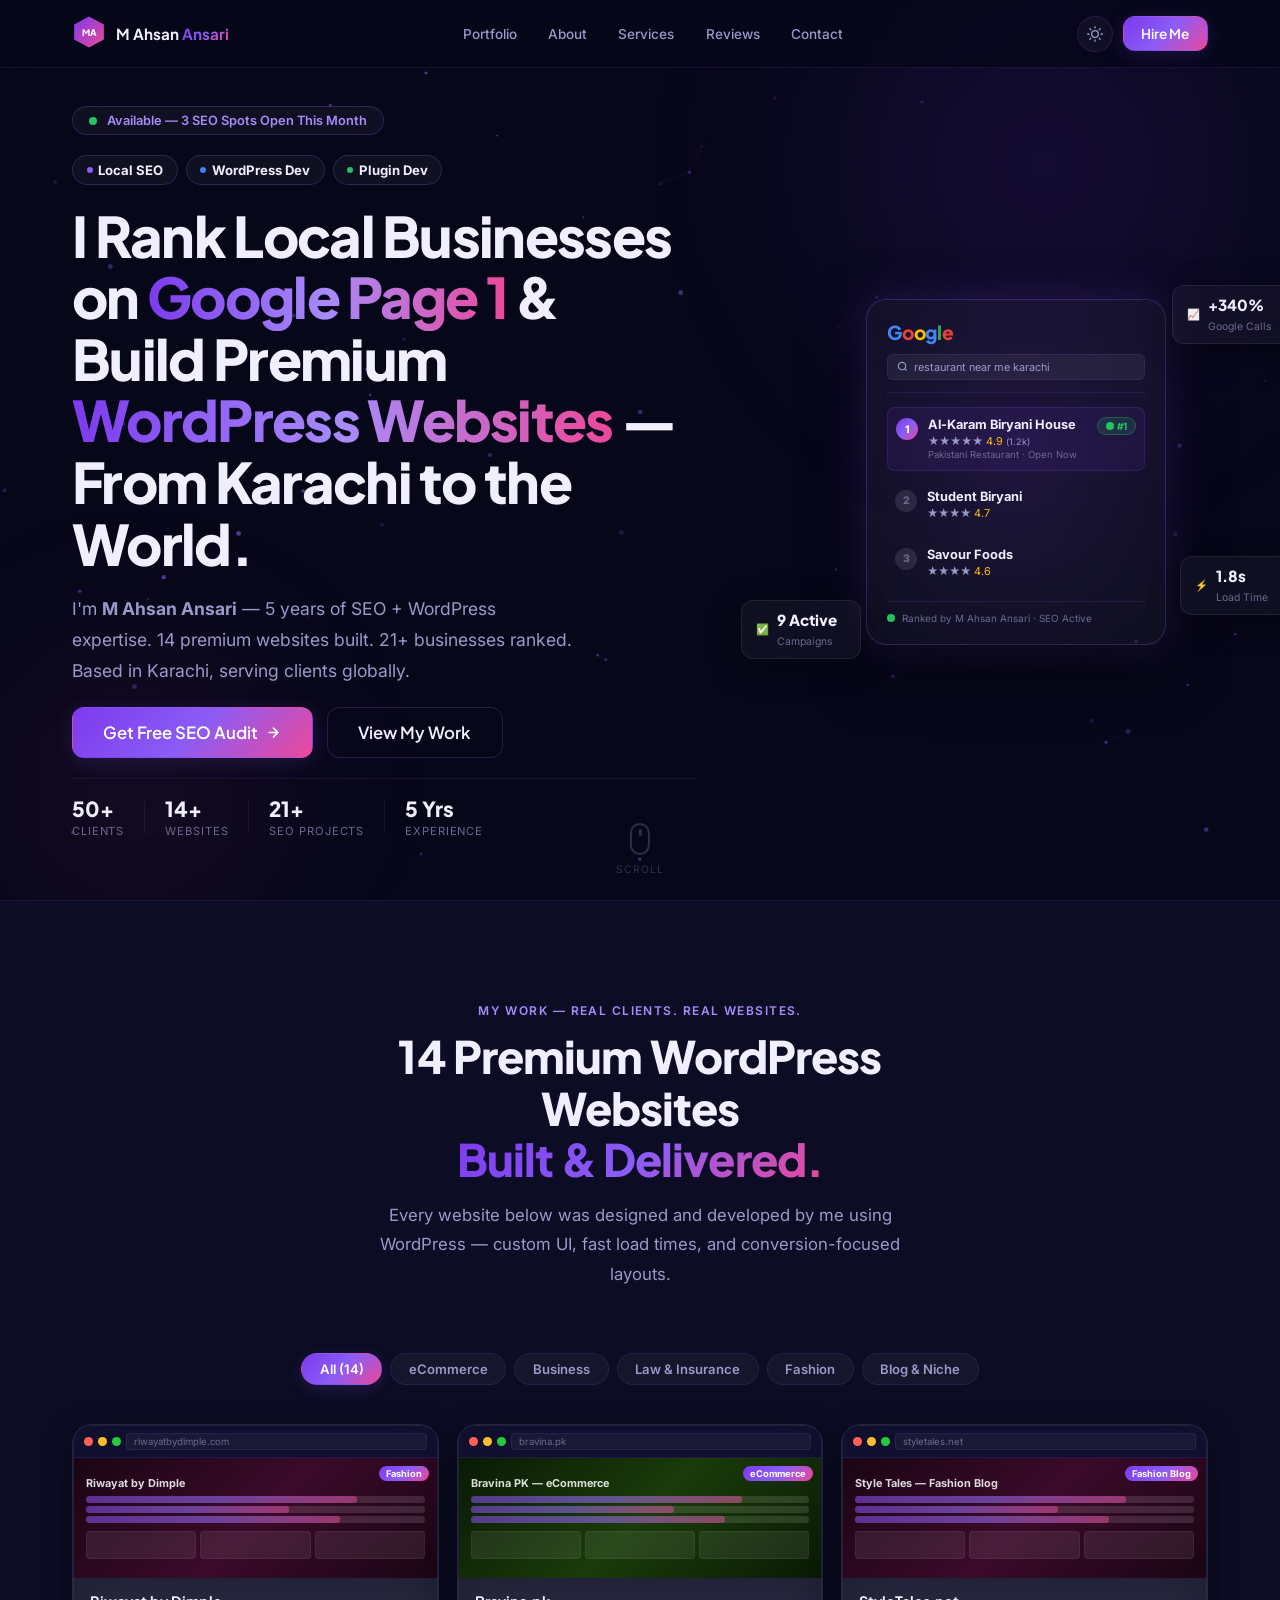
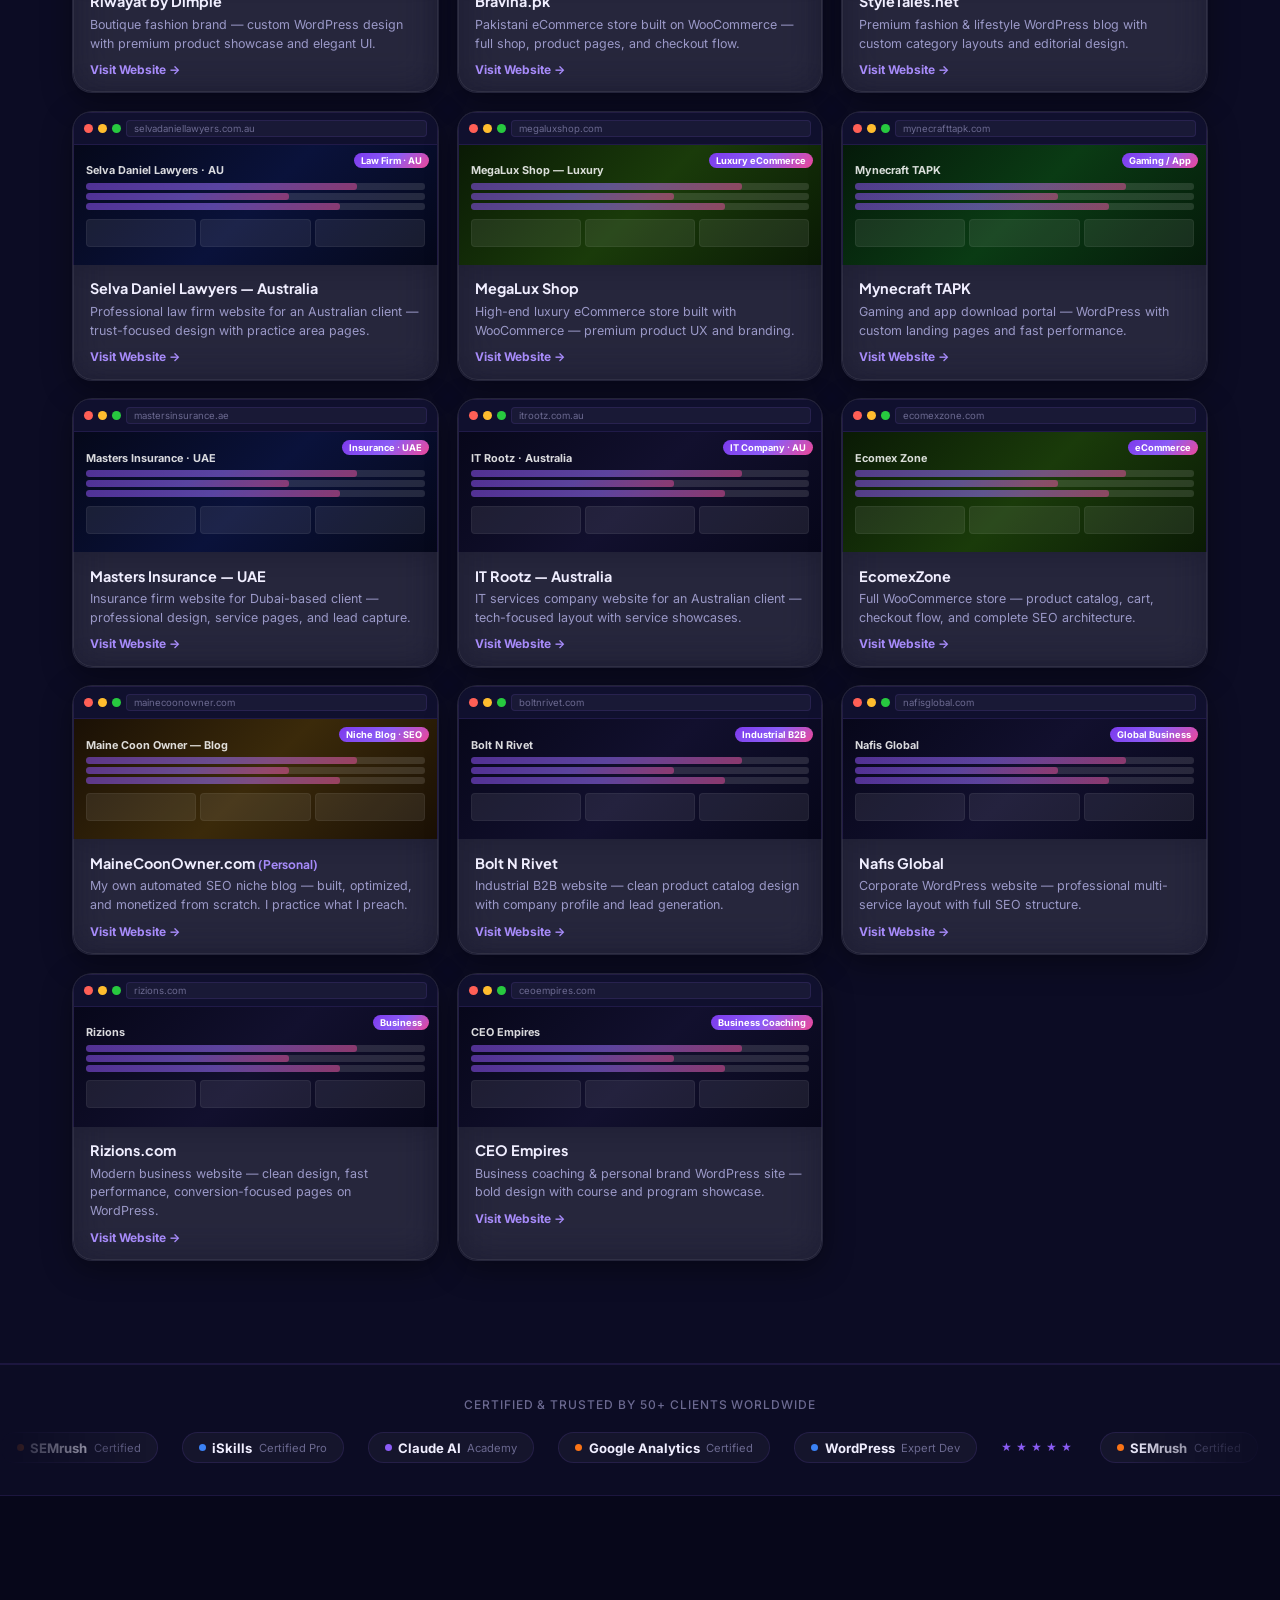
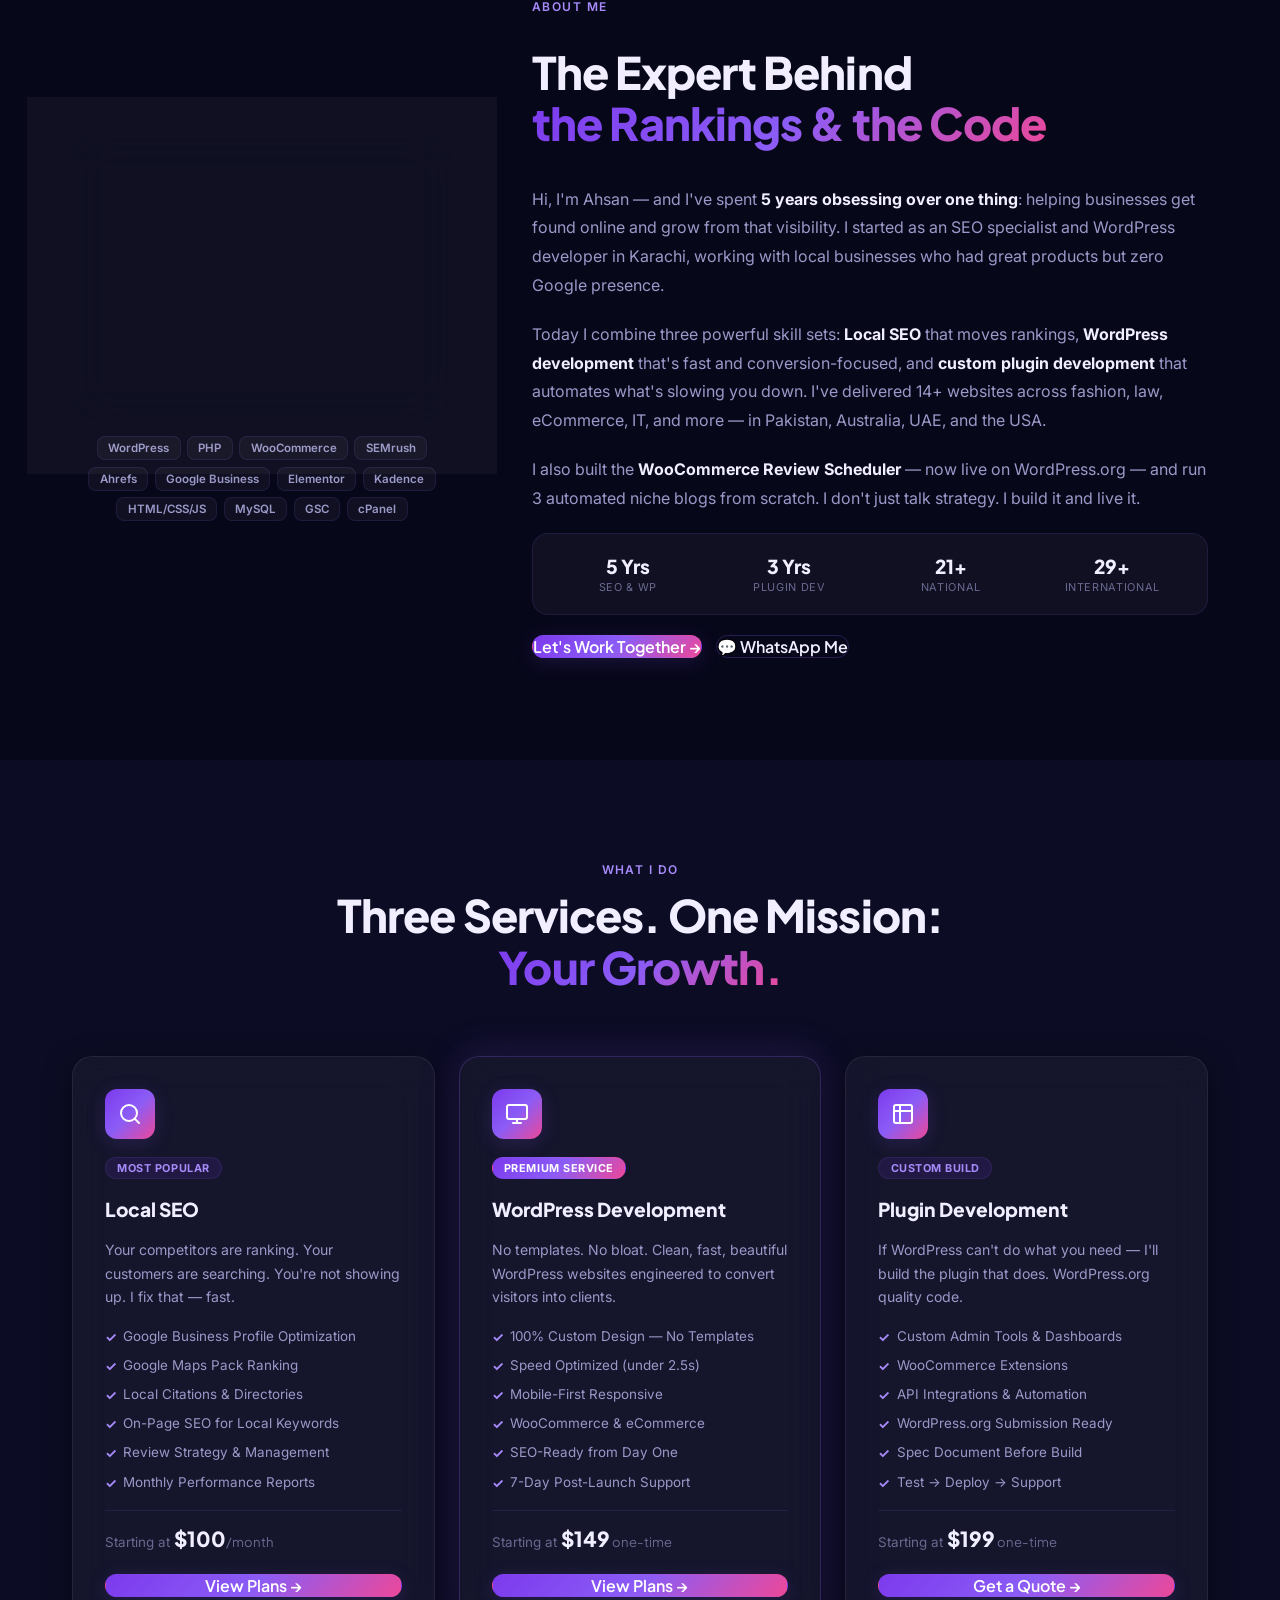
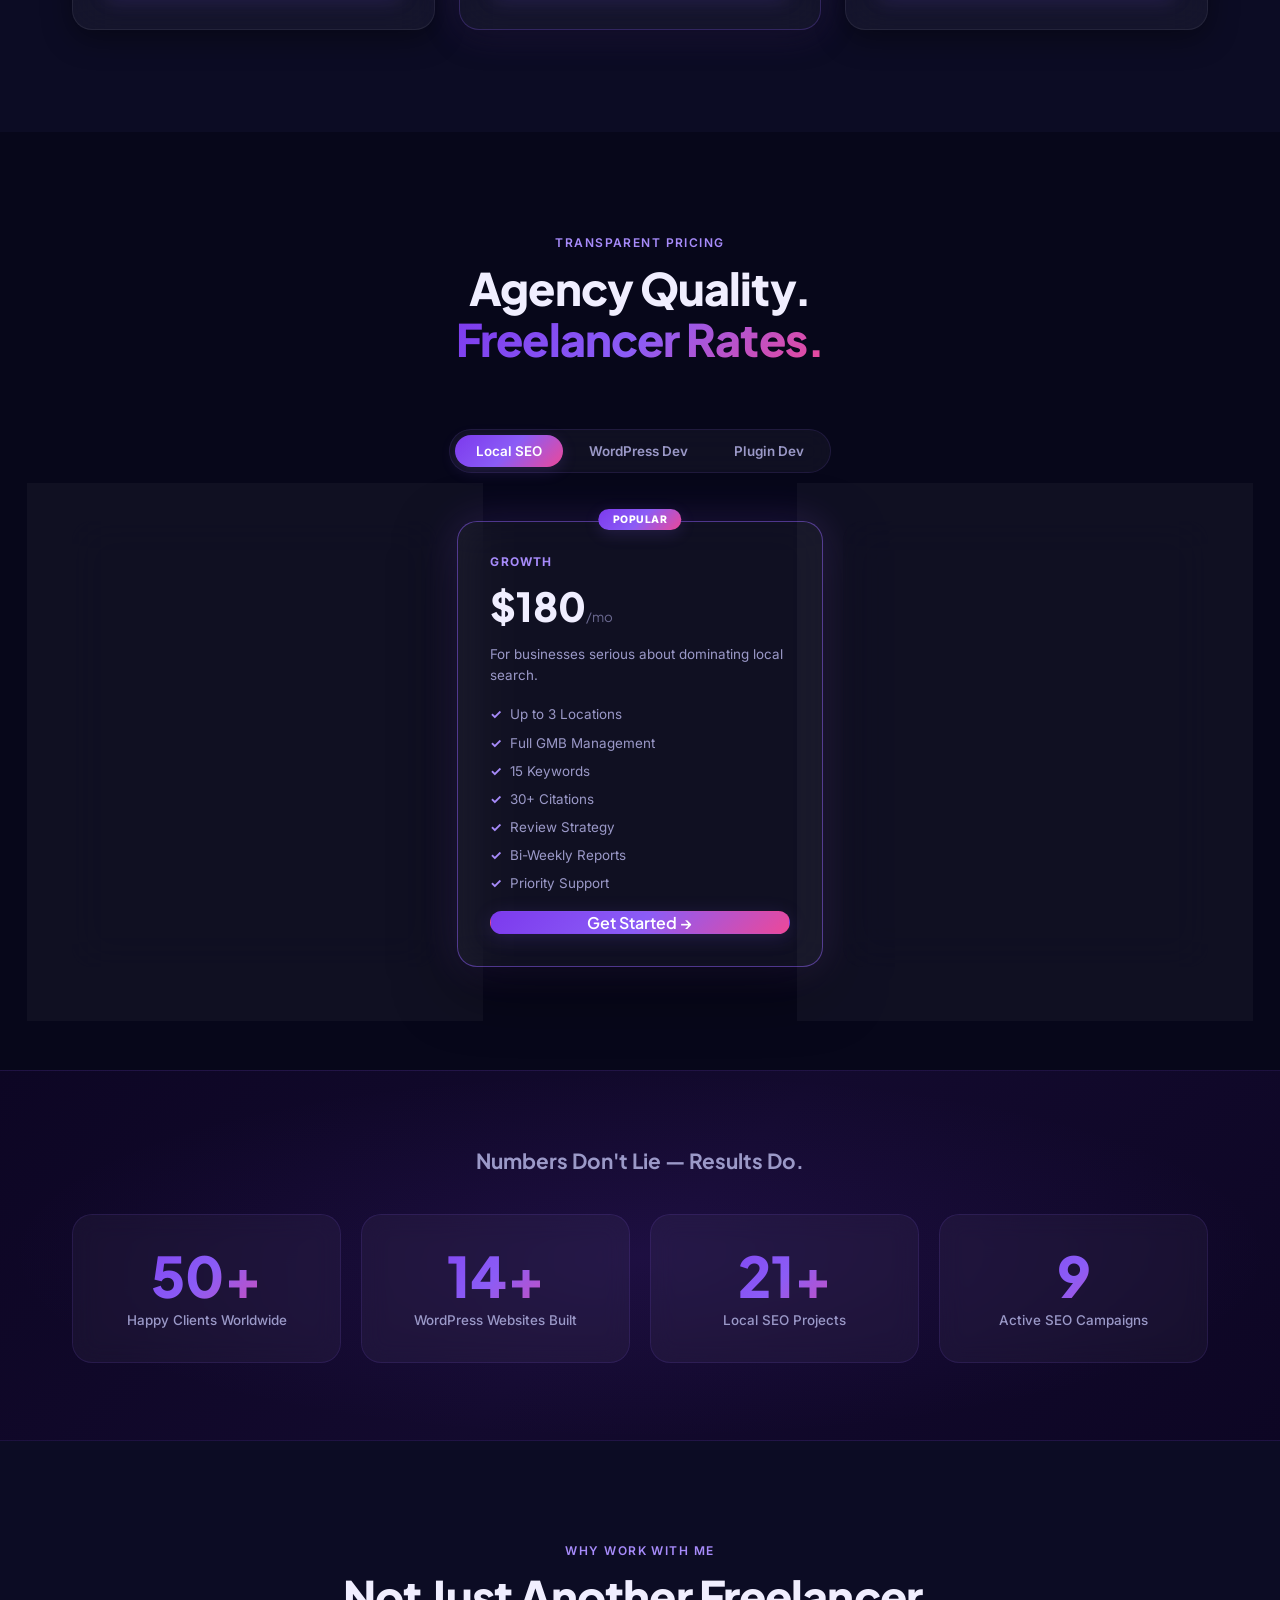
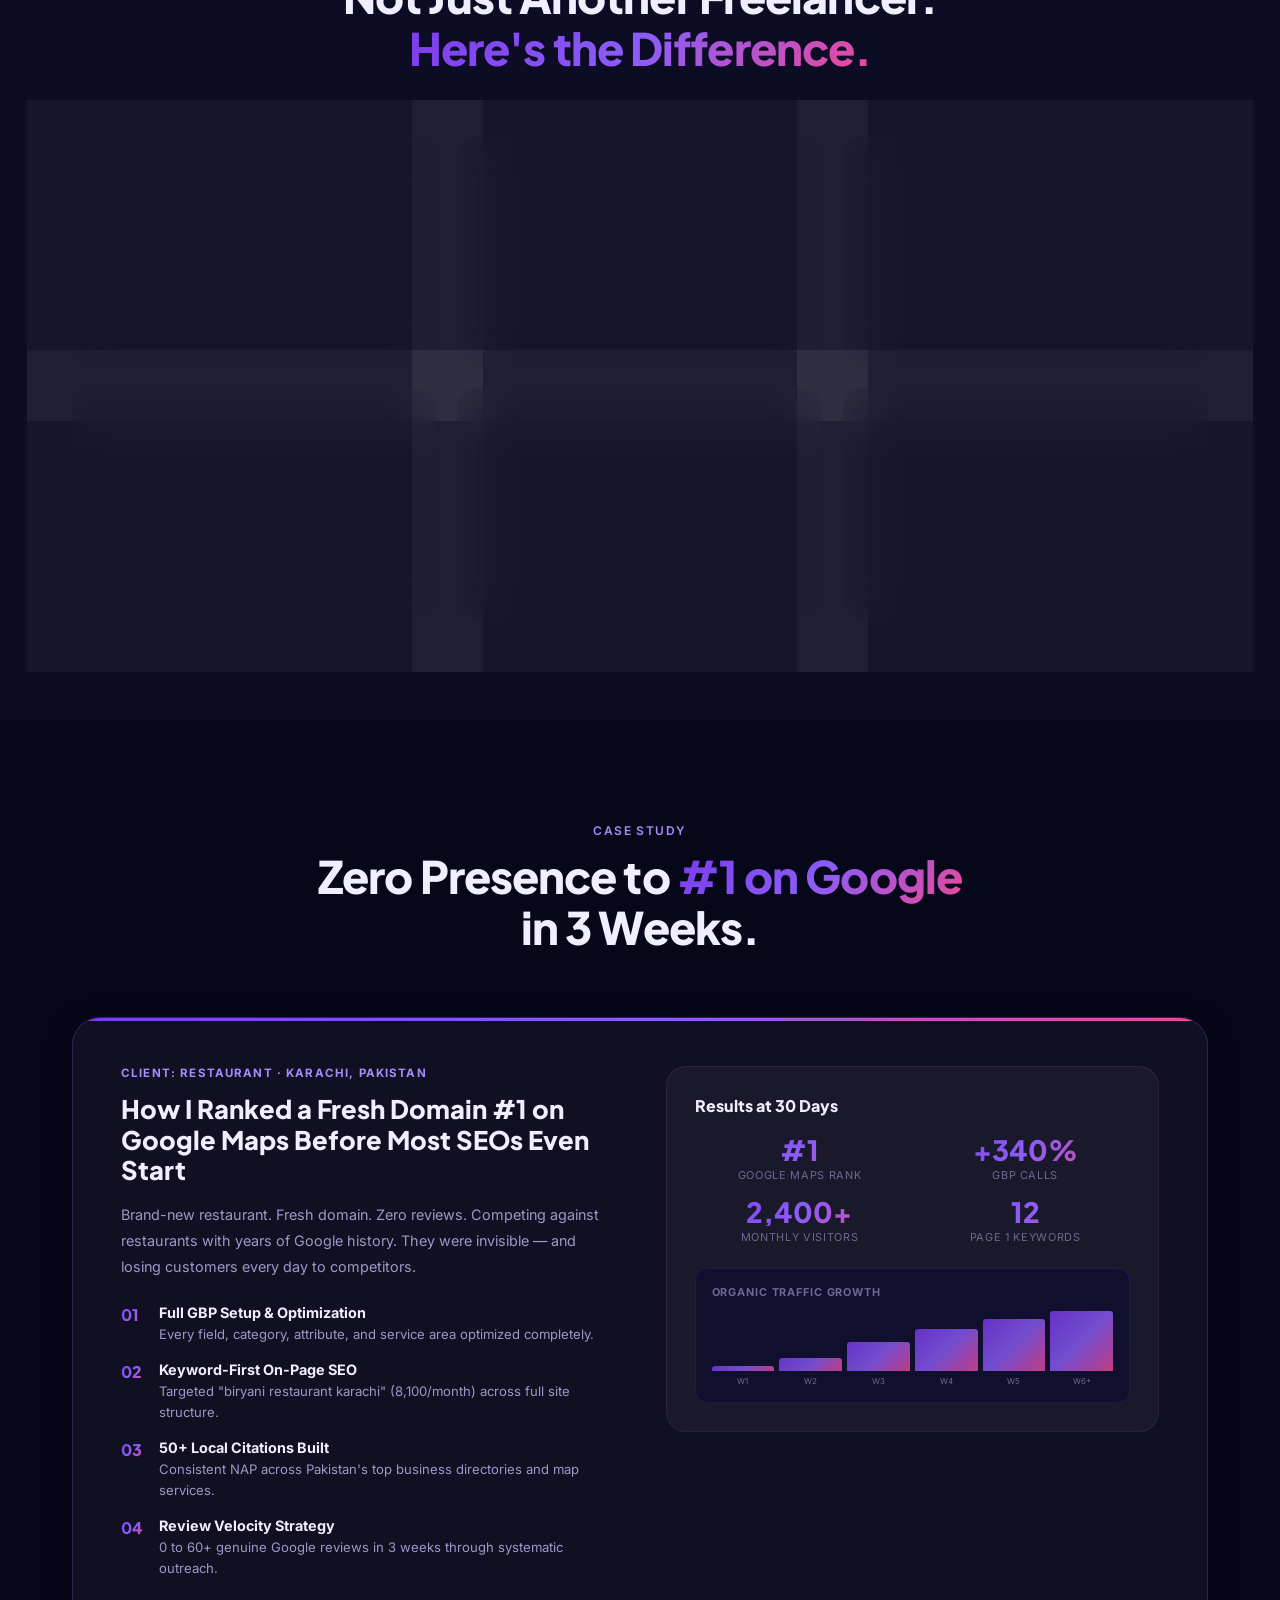
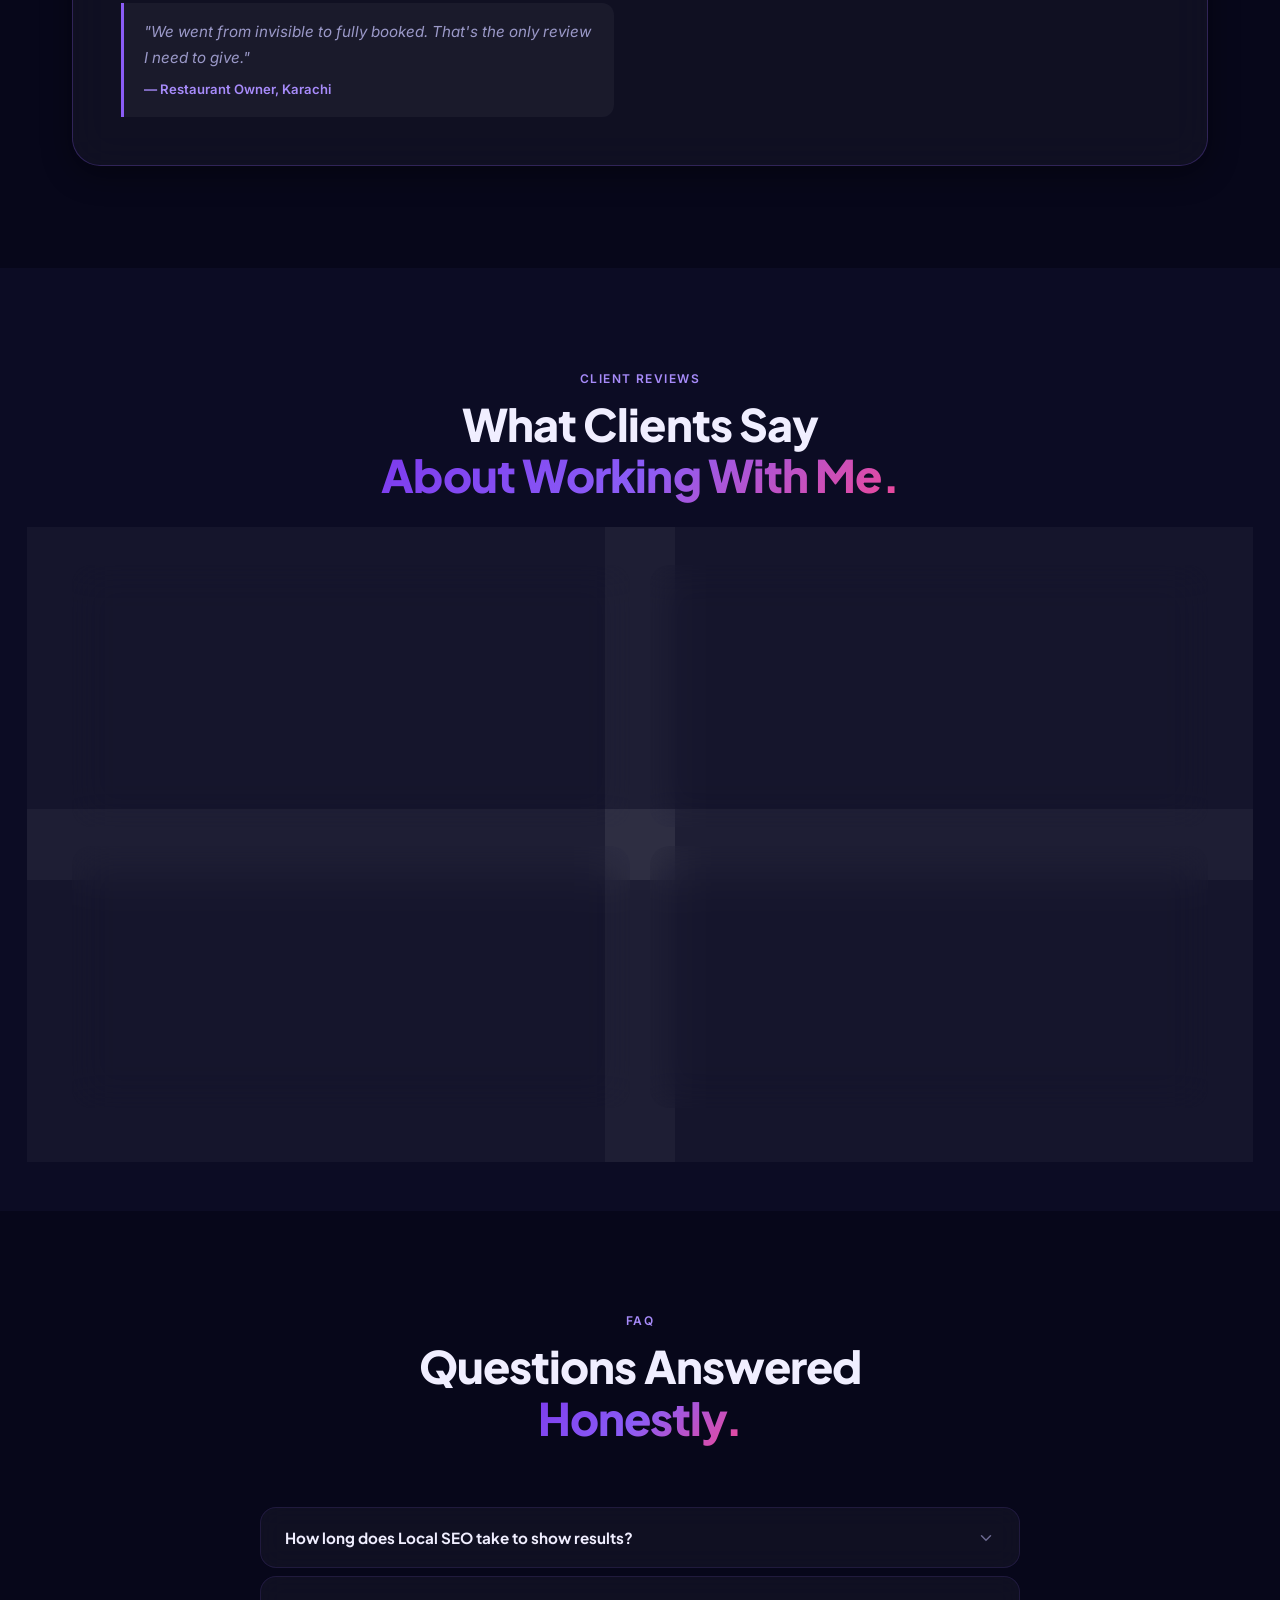
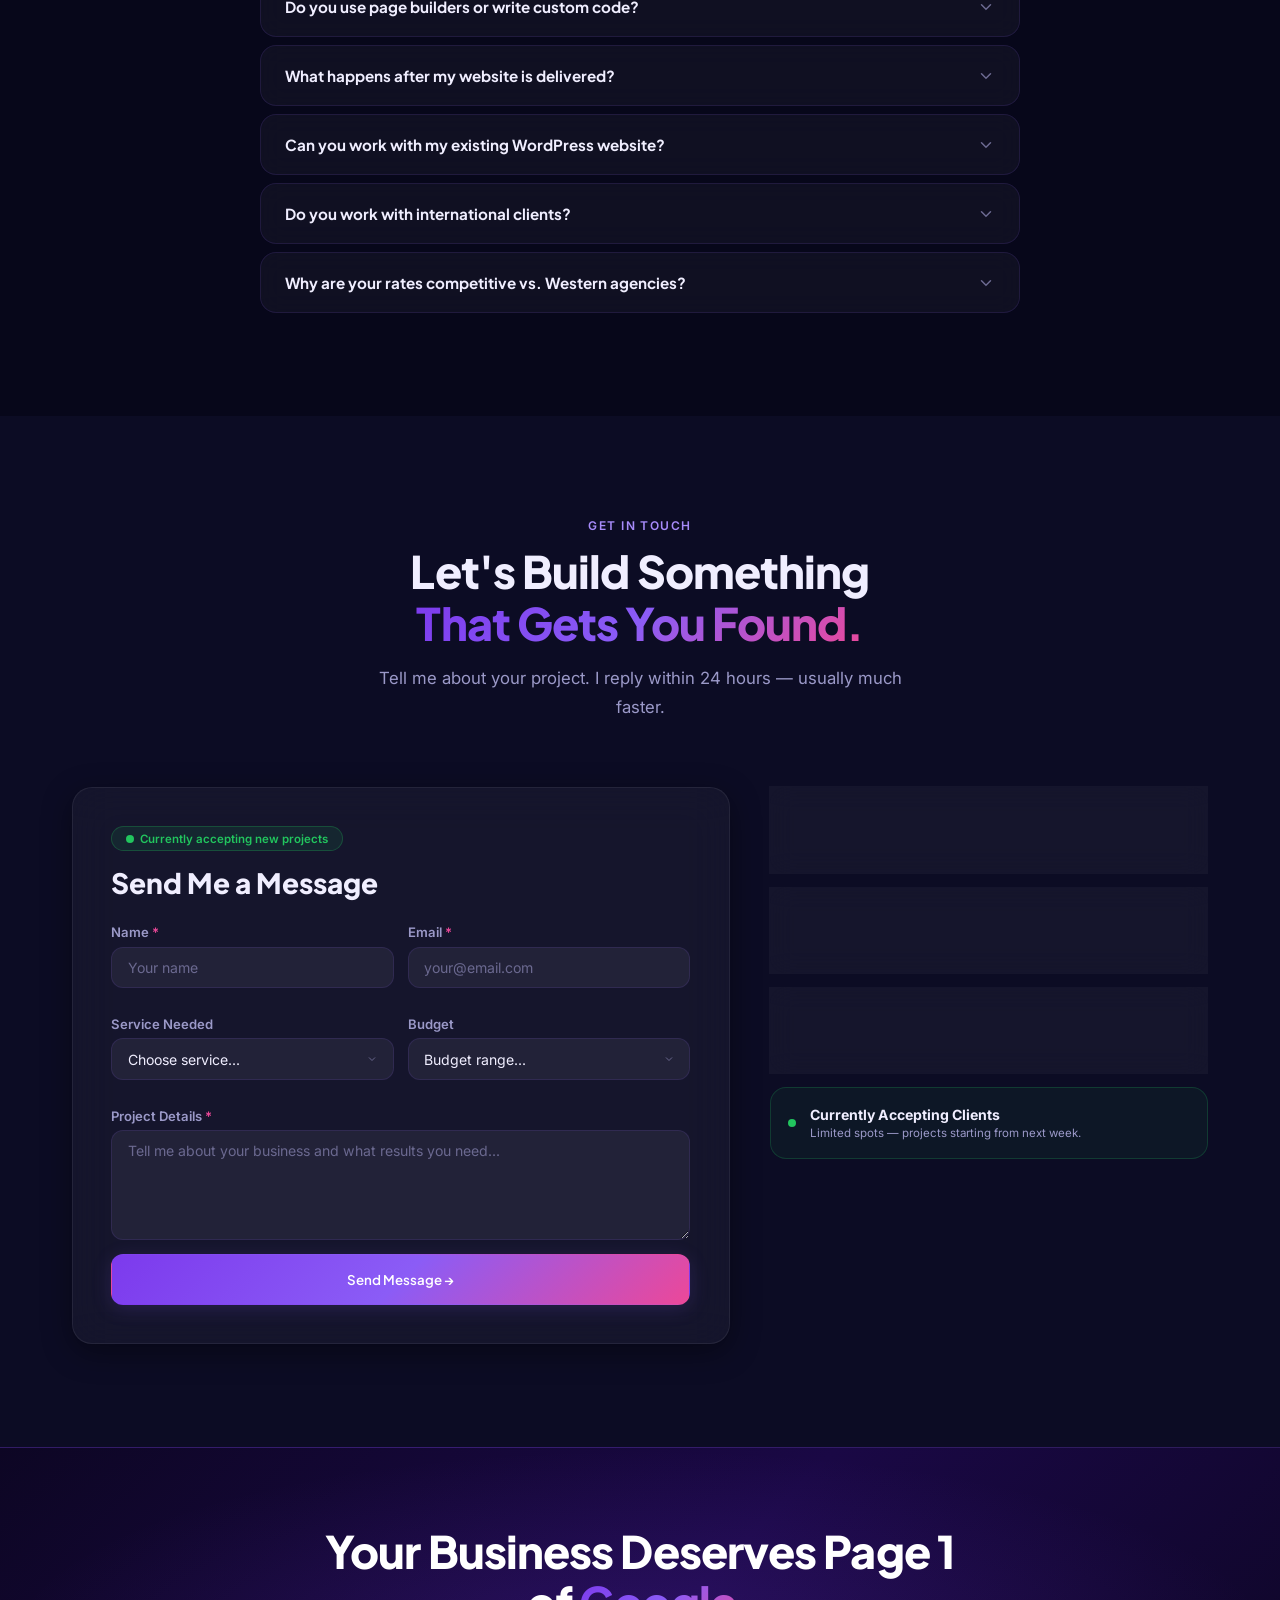
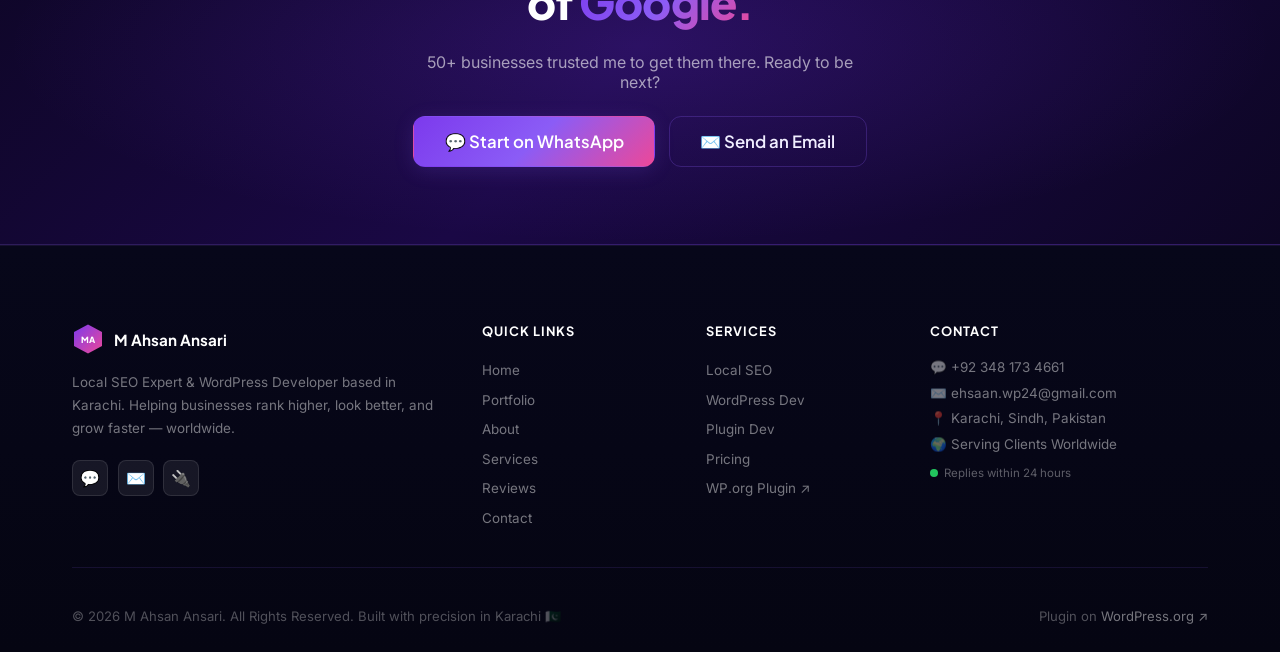
<file: index.html>
<!DOCTYPE html>
<html lang="en" data-theme="dark">
<head>
<meta charset="UTF-8">
<meta name="viewport" content="width=device-width,initial-scale=1,maximum-scale=5">
<title>M Ahsan Ansari | Local SEO Expert & WordPress Developer — Karachi</title>
<meta name="description" content="M Ahsan Ansari — Local SEO Expert & WordPress Developer in Karachi. 14+ premium websites built. 21+ businesses ranked on Google Page 1. Custom plugin development. 50+ happy clients worldwide.">
<meta name="keywords" content="local SEO expert Karachi, WordPress developer Pakistan, WordPress designer, WooCommerce developer, plugin development, SEO consultant Pakistan">
<meta name="author" content="M Ahsan Ansari">
<meta name="robots" content="index,follow">
<link rel="canonical" href="https://ehsaangithub.github.io/">
<meta property="og:type" content="website">
<meta property="og:url" content="https://ehsaangithub.github.io/">
<meta property="og:title" content="M Ahsan Ansari | Local SEO & WordPress Expert">
<meta property="og:description" content="14+ premium WordPress websites. 21+ businesses ranked Page 1. 50+ clients worldwide.">
<meta name="twitter:card" content="summary_large_image">
<meta name="twitter:title" content="M Ahsan Ansari | SEO & WordPress Expert">
<link rel="preconnect" href="https://fonts.googleapis.com">
<link rel="preconnect" href="https://fonts.gstatic.com" crossorigin>
<link href="https://fonts.googleapis.com/css2?family=Plus+Jakarta+Sans:wght@400;500;600;700;800&family=Inter:wght@300;400;500;600&display=swap" rel="stylesheet">
<script type="application/ld+json">{"@context":"https://schema.org","@type":"Person","name":"M Ahsan Ansari","jobTitle":"Local SEO Expert & WordPress Developer","url":"https://ehsaangithub.github.io/","email":"ehsaan.wp24@gmail.com","telephone":"+923481734661","address":{"@type":"PostalAddress","addressLocality":"Karachi","addressRegion":"Sindh","addressCountry":"PK"}}</script>
<style>
:root{
--a1:#7C3AED;--a2:#8B5CF6;--a3:#A78BFA;--ap:#EC4899;
--ag:rgba(139,92,246,.32);--ags:rgba(139,92,246,.16);
--grad:linear-gradient(135deg,#7C3AED 0%,#8B5CF6 50%,#EC4899 100%);
--gs:linear-gradient(135deg,rgba(124,58,237,.1) 0%,rgba(236,72,153,.07) 100%);
--bg0:#07071A;--bg1:#0C0C24;--bg2:#10102E;
--gl:rgba(255,255,255,.04);--glh:rgba(255,255,255,.08);--inp:rgba(255,255,255,.06);
--t1:#F0EEFF;--t2:#9B99C8;--tm:#6B6990;
--b1:rgba(139,92,246,.13);--b2:rgba(139,92,246,.25);--b3:rgba(139,92,246,.5);--bg:rgba(255,255,255,.07);
--ss:0 2px 8px rgba(0,0,0,.3);--sm:0 8px 30px rgba(0,0,0,.4);--sl:0 20px 60px rgba(0,0,0,.5);--sg:0 0 40px rgba(139,92,246,.22);
--nh:68px;
--rs:8px;--rm:12px;--rl:16px;--rxl:20px;--r2xl:28px;--rf:9999px;
--fD:"Plus Jakarta Sans",-apple-system,sans-serif;--fB:"Inter",-apple-system,sans-serif;
--tr:.3s cubic-bezier(.4,0,.2,1);--sp:clamp(3.5rem,8vw,7rem);--mw:1200px;
}
[data-theme="light"]{
--bg0:#F4F2FF;--bg1:#EDE9FE;--bg2:#E5E0FF;
--gl:rgba(255,255,255,.65);--glh:rgba(255,255,255,.85);--inp:rgba(255,255,255,.8);
--t1:#1C1A3A;--t2:#4A4870;--tm:#7B79A8;
--b1:rgba(124,58,237,.12);--b2:rgba(124,58,237,.22);--b3:rgba(124,58,237,.45);--bg:rgba(255,255,255,.6);
--ss:0 2px 8px rgba(100,80,180,.1);--sm:0 8px 30px rgba(100,80,180,.15);--sl:0 20px 60px rgba(100,80,180,.2);--sg:0 0 40px rgba(139,92,246,.12);
}
*,*::before,*::after{box-sizing:border-box;margin:0;padding:0}
html{scroll-behavior:smooth;scroll-padding-top:var(--nh);-webkit-text-size-adjust:100%}
body{font-family:var(--fB);color:var(--t1);background:var(--bg0);overflow-x:hidden;-webkit-font-smoothing:antialiased;transition:background .4s,color .4s}
img{display:block;max-width:100%;height:auto}
a{color:inherit;text-decoration:none}
ul{list-style:none}
button{cursor:pointer;border:none;background:none;font-family:inherit}
input,textarea,select{font-family:inherit}
strong{font-weight:700}
:focus-visible{outline:2px solid var(--a2);outline-offset:3px;border-radius:var(--rs)}
.con{width:100%;max-width:var(--mw);margin:0 auto;padding:0 clamp(1rem,4vw,2rem)}
section{padding:var(--sp) 0;position:relative}
.gt{background:var(--grad);-webkit-background-clip:text;-webkit-text-fill-color:transparent;background-clip:text}
.gc{background:var(--gl);backdrop-filter:blur(20px);-webkit-backdrop-filter:blur(20px);border:1px solid var(--bg);box-shadow:var(--sm);transition:transform var(--tr),box-shadow var(--tr),border-color var(--tr)}
.gc:hover{transform:translateY(-4px);box-shadow:var(--sl),var(--sg);border-color:var(--b2)}
.ld{display:inline-block;width:8px;height:8px;background:#22C55E;border-radius:50%;animation:pulse 2s ease-in-out infinite;flex-shrink:0}
.sh{text-align:center;max-width:680px;margin:0 auto clamp(2.5rem,5vw,4rem)}
.ey{font-size:.75rem;font-weight:600;letter-spacing:.12em;text-transform:uppercase;color:var(--a3);display:block;margin-bottom:.75rem}
.sh2{font-family:var(--fD);font-size:clamp(1.75rem,3.5vw,3rem);font-weight:800;line-height:1.15;letter-spacing:-.02em;color:var(--t1);margin-bottom:1rem}
.ss2{font-size:1.05rem;color:var(--t2);line-height:1.75;max-width:560px;margin:0 auto}
.btn{display:inline-flex;align-items:center;gap:.5rem;font-family:var(--fD);font-weight:600;border-radius:var(--rm);transition:all var(--tr);white-space:nowrap;text-align:center;border:1px solid transparent}
.bp{background:var(--grad);color:#fff;box-shadow:0 4px 20px var(--ags);position:relative;overflow:hidden}
.bp:hover{transform:translateY(-2px);box-shadow:0 8px 32px var(--ag)}
.bp:active{transform:translateY(0)}
.bg2{background:transparent;color:var(--t1);border-color:var(--b2)}
.bg2:hover{background:var(--gl);border-color:var(--a2);transform:translateY(-2px)}
.bsm{padding:.5rem 1.1rem;font-size:.85rem}
.blg{padding:.9rem 1.9rem;font-size:1.05rem}
.bfl{width:100%;justify-content:center;padding:1rem}
.an{opacity:0;transform:translateY(28px);transition:opacity .6s cubic-bezier(.4,0,.2,1),transform .6s cubic-bezier(.4,0,.2,1)}
.an.in{opacity:1;transform:translateY(0)}
.d1{transition-delay:.1s}.d2{transition-delay:.2s}.d3{transition-delay:.3s}.d4{transition-delay:.4s}

/* LOADER */
#ldr{position:fixed;inset:0;z-index:9999;background:#07071A;display:flex;align-items:center;justify-content:center;transition:opacity .6s}
#ldr.out{opacity:0;pointer-events:none}
.li{display:flex;flex-direction:column;align-items:center;gap:1.5rem}
.lsvg{filter:drop-shadow(0 0 24px rgba(139,92,246,.6));animation:lbounce .8s cubic-bezier(.34,1.56,.64,1) forwards}
.lt{width:180px;height:3px;background:rgba(255,255,255,.1);border-radius:99px;overflow:hidden}
.lf{height:100%;background:var(--grad);border-radius:99px;width:0%;transition:width .05s linear}
.ltx{font-size:.8rem;color:var(--tm);letter-spacing:.06em}

/* NAVBAR */
header{position:fixed;top:0;left:0;right:0;z-index:900}
#nav{background:rgba(7,7,26,.82);backdrop-filter:blur(20px);-webkit-backdrop-filter:blur(20px);border-bottom:1px solid var(--b1);height:var(--nh);display:flex;align-items:center;transition:box-shadow var(--tr),background var(--tr)}
#nav.sc{box-shadow:var(--sm);background:rgba(7,7,26,.96)}
[data-theme="light"] #nav{background:rgba(244,242,255,.92)}
[data-theme="light"] #nav.sc{background:rgba(244,242,255,.99)}
.nc{width:100%;max-width:var(--mw);margin:0 auto;padding:0 clamp(1rem,3vw,2rem);display:flex;align-items:center;justify-content:space-between;gap:1rem}
.nlogo{display:flex;align-items:center;gap:.6rem;flex-shrink:0}
.lhex{flex-shrink:0}
.ltxt{font-family:var(--fD);font-size:.95rem;font-weight:700;color:var(--t1);white-space:nowrap}
.lacc{background:var(--grad);-webkit-background-clip:text;-webkit-text-fill-color:transparent;background-clip:text}
.nls{display:flex;align-items:center;gap:.25rem;flex:1;justify-content:center}
.nl{font-size:.85rem;font-weight:500;color:var(--t2);padding:.4rem .85rem;border-radius:var(--rs);transition:color .15s,background .15s}
.nl:hover,.nl.act{color:var(--t1);background:var(--gl)}
.nl.act{color:var(--a3)}
.nr{display:flex;align-items:center;gap:.6rem;flex-shrink:0}
.tbtn{width:36px;height:36px;border-radius:var(--rf);background:var(--gl);border:1px solid var(--b1);display:flex;align-items:center;justify-content:center;color:var(--t2);transition:all .15s}
.tbtn:hover{color:var(--t1);border-color:var(--b2)}
.isun{display:block}.imoon{display:none}
[data-theme="light"] .isun{display:none}[data-theme="light"] .imoon{display:block}
.hbg{display:none;width:36px;height:36px;flex-direction:column;align-items:center;justify-content:center;gap:5px;background:var(--gl);border:1px solid var(--b1);border-radius:var(--rs)}
.hl{display:block;width:18px;height:2px;background:var(--t1);border-radius:2px;transition:all var(--tr)}

/* MOBILE MENU */
#mm{position:fixed;inset:0;z-index:950;background:rgba(7,7,26,.97);backdrop-filter:blur(30px);-webkit-backdrop-filter:blur(30px);display:flex;align-items:center;justify-content:center;opacity:0;pointer-events:none;transition:opacity var(--tr)}
#mm.open{opacity:1;pointer-events:all}
.mmi{display:flex;flex-direction:column;align-items:center;gap:1.5rem;text-align:center;padding:2rem;width:100%;max-width:380px}
.mmc{position:absolute;top:20px;right:20px;width:40px;height:40px;display:flex;align-items:center;justify-content:center;background:var(--gl);border:1px solid var(--b1);border-radius:var(--rf);color:var(--t1)}
.mmls{display:flex;flex-direction:column;gap:.25rem;width:100%}
.mml{display:block;font-family:var(--fD);font-size:1.6rem;font-weight:800;color:var(--t1);padding:.6rem 0;border-bottom:1px solid var(--b1);transition:color .15s}
.mml:hover{color:var(--a3)}
.mmct{display:flex;gap:.75rem;flex-wrap:wrap;justify-content:center}
.mmp{display:flex;align-items:center;gap:.4rem;padding:.45rem 1rem;background:var(--gl);border:1px solid var(--b1);border-radius:var(--rf);font-size:.85rem;font-weight:500;color:var(--t2);transition:all .15s}
.mmp:hover{color:var(--t1);border-color:var(--b2)}
.mmca{width:100%;justify-content:center}

/* HERO */
#hero{min-height:100vh;display:flex;align-items:center;padding:calc(var(--nh) + 1.5rem) 0 3rem;overflow:hidden}
#pc{position:absolute;inset:0;z-index:0;pointer-events:none}
.bl{position:absolute;border-radius:50%;filter:blur(80px);pointer-events:none;z-index:0}
.bl1{width:clamp(300px,50vw,600px);height:clamp(300px,50vw,600px);background:radial-gradient(circle,rgba(124,58,237,.16) 0%,transparent 70%);top:-15%;right:-5%}
.bl2{width:clamp(200px,35vw,400px);height:clamp(200px,35vw,400px);background:radial-gradient(circle,rgba(236,72,153,.1) 0%,transparent 70%);bottom:-10%;left:-5%}
.hg{position:relative;z-index:1;display:grid;grid-template-columns:1fr 1fr;align-items:center;gap:clamp(2rem,5vw,4rem)}
.htx{display:flex;flex-direction:column;gap:1.25rem}
.hbdg{display:inline-flex;align-items:center;gap:.6rem;background:var(--gl);border:1px solid var(--b2);border-radius:var(--rf);padding:.4rem 1rem;font-size:.8rem;font-weight:600;color:var(--a3);width:fit-content;backdrop-filter:blur(12px)}
.sps{display:flex;flex-wrap:wrap;gap:.5rem}
.sp{display:flex;align-items:center;gap:.35rem;padding:.35rem .85rem;background:var(--gl);border:1px solid var(--b2);border-radius:var(--rf);font-size:.82rem;font-weight:700;color:var(--t1);backdrop-filter:blur(8px)}
.sp .dd{width:6px;height:6px;border-radius:50%;flex-shrink:0}
.dp{background:var(--a2)}.db{background:#3B82F6}.dg{background:#22C55E}
.hh1{font-family:var(--fD);font-size:clamp(1.9rem,4.5vw,3.5rem);font-weight:800;line-height:1.1;letter-spacing:-.03em;color:var(--t1)}
.hs{font-size:clamp(.95rem,1.5vw,1.1rem);color:var(--t2);line-height:1.75;max-width:500px}
.hct{display:flex;flex-wrap:wrap;gap:.875rem;align-items:center}
.hsr{display:flex;align-items:center;flex-wrap:wrap;gap:1.25rem;padding-top:1rem;border-top:1px solid var(--b1)}
.hs2{display:flex;flex-direction:column;gap:2px}
.hs2 strong{font-family:var(--fD);font-size:1.3rem;font-weight:800;color:var(--t1)}
.hs2 span{font-size:.7rem;color:var(--tm);text-transform:uppercase;letter-spacing:.08em}
.hd{width:1px;height:32px;background:var(--b1);flex-shrink:0}
.hpc{position:relative;display:flex;align-items:center;justify-content:center}
.hpr{position:absolute;width:clamp(260px,35vw,420px);height:clamp(260px,35vw,420px);border-radius:50%;background:radial-gradient(circle,rgba(124,58,237,.12) 0%,transparent 70%);animation:rp 4s ease-in-out infinite;pointer-events:none}
.hpw{position:relative;z-index:2;border-radius:clamp(16px,2vw,24px);overflow:hidden;box-shadow:var(--sl),var(--sg);border:1px solid var(--b2);animation:fy 4s ease-in-out infinite;max-width:340px;width:100%}
.hpw::before{content:"";position:absolute;inset:0;background:linear-gradient(135deg,rgba(124,58,237,.18) 0%,transparent 60%);z-index:1;pointer-events:none}
.hpw::after{content:"";position:absolute;bottom:0;left:0;right:0;height:35%;background:linear-gradient(to top,var(--bg0),transparent);z-index:1;pointer-events:none}
.hph{width:100%;display:block;filter:saturate(.88) contrast(1.06) brightness(.94)}
.hpb{position:absolute;bottom:1rem;left:1rem;z-index:2;display:flex;align-items:center;gap:.5rem;background:rgba(7,7,26,.85);border:1px solid var(--b2);border-radius:var(--rf);padding:.38rem .9rem;font-size:.72rem;font-weight:600;color:var(--t1);backdrop-filter:blur(12px)}
.scue{position:absolute;bottom:1.5rem;left:50%;transform:translateX(-50%);display:flex;flex-direction:column;align-items:center;gap:.5rem;opacity:.4;z-index:1}
.scue span{font-size:.65rem;color:var(--tm);letter-spacing:.1em;text-transform:uppercase}
.scm{width:20px;height:32px;border:2px solid var(--tm);border-radius:12px;display:flex;justify-content:center;padding-top:4px}
.scw{width:3px;height:7px;background:var(--tm);border-radius:2px;animation:sd 2s ease-in-out infinite}

/* PORTFOLIO */
#port{background:var(--bg1);border-top:1px solid var(--b1);border-bottom:1px solid var(--b1)}
.pf{display:flex;align-items:center;justify-content:center;gap:.5rem;margin-bottom:clamp(1.5rem,3vw,2.5rem);flex-wrap:wrap}
.fb{padding:.45rem 1.1rem;border-radius:var(--rf);font-size:.82rem;font-weight:600;color:var(--t2);background:var(--gl);border:1px solid var(--b1);transition:all var(--tr);cursor:pointer}
.fb:hover{color:var(--t1);border-color:var(--b2)}
.fb.act{background:var(--grad);color:#fff;border-color:transparent;box-shadow:0 4px 16px var(--ags)}
.pg{display:grid;grid-template-columns:repeat(auto-fill,minmax(min(100%,300px),1fr));gap:1.1rem}
.pc2{border-radius:var(--rxl);overflow:hidden;transition:all var(--tr);display:flex;flex-direction:column}
.pc2.hid{display:none}
.pbr{overflow:hidden;border-radius:var(--rl) var(--rl) 0 0;border:1px solid var(--b1);border-bottom:none;flex-shrink:0}
.pbar{display:flex;align-items:center;gap:5px;padding:7px 10px;background:var(--bg2);border-bottom:1px solid var(--b1)}
.pd{width:9px;height:9px;border-radius:50%;flex-shrink:0}
.pdr{background:#FF5F56}.pdy{background:#FFBD2E}.pdg{background:#27C93F}
.pu{font-size:.6rem;color:var(--tm);background:var(--gl);border:1px solid var(--b1);border-radius:4px;padding:2px 7px;flex:1;white-space:nowrap;overflow:hidden;text-overflow:ellipsis}
.ps{height:120px;position:relative;overflow:hidden;display:flex;align-items:center;justify-content:center}
.sf{background:linear-gradient(135deg,#1A0514 0%,#3B0A2A 50%,#1A0514 100%)}
.se{background:linear-gradient(135deg,#0A1A05 0%,#1A3B0A 50%,#0A1A05 100%)}
.sl2{background:linear-gradient(135deg,#05081A 0%,#0A123B 50%,#05081A 100%)}
.sb{background:linear-gradient(135deg,#07071A 0%,#12102E 50%,#07071A 100%)}
.sbg{background:linear-gradient(135deg,#1A1005 0%,#3B2A0A 50%,#1A1005 100%)}
.sg2{background:linear-gradient(135deg,#051A0A 0%,#0A3B14 50%,#051A0A 100%)}
.pmo{width:100%;padding:.75rem;display:flex;flex-direction:column;gap:.35rem}
.pmt{font-size:.68rem;font-weight:700;color:rgba(255,255,255,.85)}
.pmr{display:flex;flex-direction:column;gap:3px}
.pmrw{height:7px;background:rgba(255,255,255,.12);border-radius:3px;overflow:hidden}
.pmrw::after{content:"";display:block;height:100%;background:var(--grad);border-radius:3px;opacity:.5}
.pmrw:nth-child(1)::after{width:80%}.pmrw:nth-child(2)::after{width:60%}.pmrw:nth-child(3)::after{width:75%}
.pmc2{display:flex;gap:4px;margin-top:3px}
.pmcd{flex:1;height:28px;background:rgba(255,255,255,.08);border-radius:4px;border:1px solid rgba(255,255,255,.05)}
.pcp{position:absolute;top:.5rem;right:.5rem;background:var(--grad);color:#fff;font-size:.58rem;font-weight:700;padding:2px 7px;border-radius:var(--rf)}
.pi{padding:.9rem 1rem;display:flex;flex-direction:column;gap:.35rem;flex:1;background:var(--gl);backdrop-filter:blur(16px);border:1px solid var(--bg);border-top:none;border-radius:0 0 var(--rxl) var(--rxl)}
.pn{font-family:var(--fD);font-size:.9rem;font-weight:700;color:var(--t1)}
.pd2{font-size:.78rem;color:var(--t2);line-height:1.5}
.plk{display:inline-flex;align-items:center;gap:.3rem;font-size:.75rem;font-weight:700;color:var(--a3);margin-top:.2rem;transition:color .15s}
.plk:hover{color:var(--a2);text-decoration:underline}

/* TRUST BAR */
#tr{padding:2rem 0;border-top:1px solid var(--b1);border-bottom:1px solid var(--b1);background:var(--bg1);overflow:hidden}
.trl{text-align:center;font-size:.75rem;color:var(--tm);font-weight:500;letter-spacing:.08em;text-transform:uppercase;margin-bottom:1.25rem}
.trw{display:flex;overflow:hidden;-webkit-mask-image:linear-gradient(to right,transparent 0%,black 12%,black 88%,transparent 100%);mask-image:linear-gradient(to right,transparent 0%,black 12%,black 88%,transparent 100%)}
.trt{display:flex;align-items:center;gap:1.5rem;animation:cs 28s linear infinite;flex-shrink:0;padding-right:1.5rem}
.trb{display:flex;align-items:center;gap:.4rem;background:var(--gl);border:1px solid var(--b1);border-radius:var(--rf);padding:.4rem 1rem;white-space:nowrap;flex-shrink:0}
.trd{width:7px;height:7px;border-radius:50%;flex-shrink:0}
.tdo{background:#F97316}.tdb{background:#3B82F6}.tdp{background:var(--a2)}
.trn{font-size:.82rem;font-weight:700;color:var(--t1)}
.trt2{font-size:.7rem;color:var(--tm)}
.trs{font-size:.65rem;color:var(--a2);letter-spacing:4px;flex-shrink:0}

/* ABOUT */
.ag{display:grid;grid-template-columns:380px 1fr;gap:clamp(2rem,5vw,5rem);align-items:center}
.av{border-radius:var(--rxl);padding:1.75rem;display:flex;flex-direction:column;align-items:center;gap:1.25rem;text-align:center}
.avi{width:100px;height:100px;border-radius:50%;background:var(--grad);display:flex;align-items:center;justify-content:center;font-family:var(--fD);font-size:2rem;font-weight:800;color:#fff;box-shadow:0 0 0 3px var(--bg0),0 0 0 5px var(--a2),var(--sg);animation:avp 3s ease-in-out infinite}
.avinf h3{font-family:var(--fD);font-size:1.2rem;font-weight:800;color:var(--t1);margin-bottom:3px}
.avinf p{font-size:.82rem;color:var(--t2)}
.avloc{display:flex;align-items:center;justify-content:center;gap:5px;font-size:.72rem;color:var(--tm);margin-top:.3rem}
.avav{display:flex;align-items:center;justify-content:center;gap:.4rem;background:rgba(34,197,94,.1);border:1px solid rgba(34,197,94,.25);border-radius:var(--rf);padding:.3rem .85rem;font-size:.72rem;font-weight:600;color:#22C55E}
.tw{display:flex;flex-wrap:wrap;gap:.4rem;margin-top:1rem;justify-content:center}
.to{background:var(--gl);border:1px solid var(--b1);border-radius:var(--rs);padding:.25rem .65rem;font-size:.72rem;font-weight:600;color:var(--t2);transition:all .15s}
.to:hover{color:var(--a3);border-color:var(--b2);background:rgba(124,58,237,.08)}
.at{display:flex;flex-direction:column;gap:1.25rem}
.ab{color:var(--t2);line-height:1.8;font-size:1rem}
.ab strong{color:var(--t1)}
.xr{display:grid;grid-template-columns:repeat(4,1fr);gap:.75rem;padding:1.25rem;background:var(--gl);border:1px solid var(--b1);border-radius:var(--rl)}
.xi{display:flex;flex-direction:column;gap:2px;text-align:center}
.xi strong{font-family:var(--fD);font-size:1.2rem;font-weight:800;color:var(--t1)}
.xi span{font-size:.68rem;color:var(--tm);text-transform:uppercase;letter-spacing:.06em}
.ac{display:flex;gap:.875rem;flex-wrap:wrap}

/* SERVICES */
#svc{background:var(--bg1)}
.sg2b{display:grid;grid-template-columns:repeat(auto-fit,minmax(min(100%,290px),1fr));gap:1.5rem}
.sc2{border-radius:var(--rxl);padding:2rem;display:flex;flex-direction:column;gap:1.1rem;position:relative;overflow:hidden}
.sc2::before{content:"";position:absolute;inset:0;background:var(--gs);opacity:0;transition:opacity var(--tr);border-radius:inherit;pointer-events:none}
.sc2:hover::before{opacity:1}
.scft{border-color:var(--b2)!important;box-shadow:var(--sm),var(--sg)!important}
.siw{width:50px;height:50px;border-radius:var(--rm);background:var(--grad);display:flex;align-items:center;justify-content:center;box-shadow:0 4px 20px var(--ags)}
.siw svg{color:#fff}
.st{display:inline-flex;align-items:center;background:rgba(124,58,237,.12);border:1px solid var(--b1);border-radius:var(--rf);padding:.2rem .7rem;font-size:.68rem;font-weight:700;color:var(--a3);width:fit-content;text-transform:uppercase;letter-spacing:.05em}
.stft{background:var(--grad);color:#fff;border-color:transparent}
.sti{font-family:var(--fD);font-size:1.2rem;font-weight:800;color:var(--t1)}
.sd2{font-size:.88rem;color:var(--t2);line-height:1.65}
.sf2{display:flex;flex-direction:column;gap:.5rem;flex:1}
.sf2 li{display:flex;align-items:flex-start;gap:.4rem;font-size:.84rem;color:var(--t2);line-height:1.5}
.sf2 li::before{content:"✓";color:var(--a3);font-weight:700;flex-shrink:0;margin-top:1px}
.spr{font-size:.84rem;color:var(--tm);padding-top:.875rem;border-top:1px solid var(--b1)}
.spr strong{font-family:var(--fD);font-size:1.3rem;font-weight:800;color:var(--t1)}
.spr strong span{font-size:.82rem;font-weight:400;color:var(--tm)}
.sct{width:100%;justify-content:center;margin-top:.25rem}

/* PRICING */
#pr{background:var(--bg0)}
.pt{display:flex;align-items:center;justify-content:center;gap:.3rem;background:var(--gl);border:1px solid var(--b1);border-radius:var(--rf);padding:5px;width:fit-content;margin:0 auto clamp(1.75rem,4vw,3rem);backdrop-filter:blur(12px)}
.ptb{padding:.5rem 1.3rem;border-radius:var(--rf);font-size:.84rem;font-weight:600;color:var(--t2);transition:all var(--tr);white-space:nowrap;cursor:pointer}
.ptb.act,.ptb:hover{background:var(--grad);color:#fff;box-shadow:0 4px 16px var(--ags)}
.pp{display:none}.pp.act{display:block}
.prg{display:grid;grid-template-columns:repeat(auto-fit,minmax(min(100%,250px),1fr));gap:1.25rem;align-items:stretch}
.prc{border-radius:var(--rxl);padding:2rem;display:flex;flex-direction:column;gap:1.1rem;position:relative}
.prcft{border-color:var(--b3)!important;box-shadow:var(--sl),var(--sg)!important}
.pb{position:absolute;top:-13px;left:50%;transform:translateX(-50%);background:var(--grad);color:#fff;font-size:.65rem;font-weight:800;padding:.25rem .9rem;border-radius:var(--rf);white-space:nowrap;box-shadow:0 4px 16px var(--ags);text-transform:uppercase;letter-spacing:.05em}
.pln{font-size:.75rem;font-weight:700;color:var(--a3);text-transform:uppercase;letter-spacing:.1em}
.plp{font-family:var(--fD);font-size:2.5rem;font-weight:800;color:var(--t1);line-height:1}
.plp span{font-size:.84rem;font-weight:400;color:var(--tm)}
.pld{font-size:.84rem;color:var(--t2);line-height:1.6}
.plf{display:flex;flex-direction:column;gap:.5rem;flex:1}
.plf li{display:flex;align-items:flex-start;gap:.5rem;font-size:.84rem;color:var(--t2);line-height:1.5}
.chk{color:var(--a3);font-weight:700;flex-shrink:0}
.plc{margin-top:auto;width:100%;justify-content:center}

/* STATS */
#st{padding:0}
.stb{background:linear-gradient(135deg,#0D0624 0%,#130A2E 50%,#0D0624 100%);border-top:1px solid var(--b1);border-bottom:1px solid var(--b1);padding:clamp(3rem,6vw,6rem) 0;position:relative;overflow:hidden}
[data-theme="light"] .stb{background:linear-gradient(135deg,#EDE9FE 0%,#DDD6FE 50%,#EDE9FE 100%)}
.stb::before{content:"";position:absolute;inset:0;background:radial-gradient(ellipse at center,rgba(124,58,237,.1) 0%,transparent 70%);pointer-events:none}
.stt{text-align:center;font-family:var(--fD);font-size:clamp(1.1rem,2vw,1.3rem);font-weight:700;color:var(--t2);margin-bottom:2.5rem;position:relative;z-index:1}
.stg{display:grid;grid-template-columns:repeat(auto-fit,minmax(min(100%,200px),1fr));gap:1.25rem;position:relative;z-index:1}
.sti2{text-align:center;padding:2rem 1.5rem;background:var(--gl);border:1px solid var(--b1);border-radius:var(--rxl);backdrop-filter:blur(12px);transition:all var(--tr)}
.sti2:hover{border-color:var(--b2);box-shadow:var(--sg);transform:translateY(-4px)}
.stn{font-family:var(--fD);font-size:clamp(2.5rem,5vw,3.5rem);font-weight:800;line-height:1;margin-bottom:.5rem;background:var(--grad);-webkit-background-clip:text;-webkit-text-fill-color:transparent;background-clip:text}
.stl{font-size:.84rem;color:var(--t2);font-weight:500;line-height:1.4}

/* WHY */
#why{background:var(--bg1)}
.wg{display:grid;grid-template-columns:repeat(auto-fit,minmax(min(100%,290px),1fr));gap:1.25rem}
.wc{border-radius:var(--rxl);padding:1.75rem;display:flex;flex-direction:column;gap:.875rem}
.wi{font-size:2rem;width:52px;height:52px;display:flex;align-items:center;justify-content:center;background:var(--gs);border-radius:var(--rm);border:1px solid var(--b1)}
.wc h3{font-family:var(--fD);font-size:1.05rem;font-weight:800;color:var(--t1)}
.wc p{font-size:.85rem;color:var(--t2);line-height:1.75}

/* CASE STUDY */
#cs{background:var(--bg0)}
.csw{border-radius:var(--r2xl);padding:clamp(1.5rem,4vw,3rem);display:grid;grid-template-columns:1fr 1fr;gap:clamp(1.5rem,4vw,3.5rem);align-items:start;border:1px solid var(--b2);position:relative;overflow:hidden}
.csw::before{content:"";position:absolute;top:0;left:0;right:0;height:3px;background:var(--grad)}
.csl{font-size:.72rem;font-weight:700;color:var(--a3);text-transform:uppercase;letter-spacing:.1em;margin-bottom:.875rem}
.csh{font-family:var(--fD);font-size:clamp(1.2rem,2.5vw,1.6rem);font-weight:800;color:var(--t1);line-height:1.2;margin-bottom:1rem}
.cst{color:var(--t2);line-height:1.8;margin-bottom:1.5rem;font-size:.9rem}
.css2{display:flex;flex-direction:column;gap:1rem;margin-bottom:1.5rem}
.csi{display:flex;gap:.875rem;align-items:flex-start}
.csn{font-family:var(--fD);font-size:1rem;font-weight:800;background:var(--grad);-webkit-background-clip:text;-webkit-text-fill-color:transparent;background-clip:text;flex-shrink:0;width:24px}
.csi strong{font-size:.9rem;color:var(--t1);display:block;margin-bottom:3px}
.csi p{font-size:.82rem;color:var(--t2);line-height:1.6}
.csq{background:var(--gl);border-left:3px solid var(--a2);border-radius:0 var(--rm) var(--rm) 0;padding:1rem 1.25rem;font-size:.95rem;color:var(--t2);font-style:italic;line-height:1.7}
.csq cite{display:block;margin-top:.5rem;font-size:.82rem;font-weight:600;color:var(--a3);font-style:normal}
.rc{background:var(--gl);border:1px solid var(--b1);border-radius:var(--rxl);padding:1.75rem}
.rct{font-family:var(--fD);font-size:1rem;font-weight:800;color:var(--t1);margin-bottom:1.25rem}
.rg{display:grid;grid-template-columns:1fr 1fr;gap:1rem;margin-bottom:1.5rem}
.ri{text-align:center}
.rn{font-family:var(--fD);font-size:1.75rem;font-weight:800;background:var(--grad);-webkit-background-clip:text;-webkit-text-fill-color:transparent;background-clip:text;line-height:1;margin-bottom:4px}
.rl{font-size:.68rem;color:var(--tm);text-transform:uppercase;letter-spacing:.06em}
.cw{background:var(--bg2);border:1px solid var(--b1);border-radius:var(--rm);padding:1rem}
.cwl{font-size:.68rem;font-weight:700;color:var(--tm);text-transform:uppercase;letter-spacing:.08em;margin-bottom:.75rem}
.cb{display:flex;align-items:flex-end;gap:5px;height:60px}
.cba{flex:1;background:var(--grad);border-radius:3px 3px 0 0;min-height:4px;opacity:.8}
.cw2{display:flex;gap:5px;margin-top:5px}
.cw2 span{flex:1;text-align:center;font-size:.5rem;color:var(--tm)}

/* TESTIMONIALS */
#te{background:var(--bg1)}
.teg{display:grid;grid-template-columns:repeat(auto-fit,minmax(min(100%,300px),1fr));gap:1.25rem}
.tc{border-radius:var(--rxl);padding:1.75rem;display:flex;flex-direction:column;gap:1.1rem}
.tcs{color:#FBBC04;font-size:1.1rem;letter-spacing:2px}
.tcq{font-size:.9rem;color:var(--t2);line-height:1.8;font-style:italic;flex:1}
.tca{display:flex;align-items:center;gap:.875rem;padding-top:.875rem;border-top:1px solid var(--b1)}
.tav{width:42px;height:42px;border-radius:50%;display:flex;align-items:center;justify-content:center;font-size:.82rem;font-weight:800;color:#fff;flex-shrink:0}
.ta1{background:var(--grad)}.ta2{background:linear-gradient(135deg,#EC4899,#F97316)}
.ta3{background:linear-gradient(135deg,#3B82F6,#8B5CF6)}.ta4{background:linear-gradient(135deg,#10B981,#3B82F6)}
.tca>div{display:flex;flex-direction:column;gap:2px}
.tca strong{font-size:.9rem;font-weight:700;color:var(--t1)}
.tca span{font-size:.72rem;color:var(--tm)}
.tst{display:inline-flex;background:rgba(124,58,237,.12);border:1px solid var(--b1);border-radius:var(--rf);padding:1px 8px;font-size:.65rem;font-weight:700;color:var(--a3);width:fit-content;margin-top:2px}

/* FAQ */
#fq{background:var(--bg0)}
.fl{max-width:760px;margin:0 auto;display:flex;flex-direction:column;gap:.5rem}
.fi{border:1px solid var(--b1);border-radius:var(--rl);overflow:hidden;background:var(--gl);backdrop-filter:blur(12px);transition:border-color .15s}
.fi:hover,.fi.open{border-color:var(--b2)}
.fq2{width:100%;display:flex;align-items:center;justify-content:space-between;gap:1rem;padding:1.25rem 1.5rem;text-align:left;font-family:var(--fD);font-size:.95rem;font-weight:700;color:var(--t1);transition:color .15s;cursor:pointer}
.fq2:hover,.fi.open .fq2{color:var(--a3)}
.fic{flex-shrink:0;color:var(--tm);transition:transform var(--tr)}
.fi.open .fic{transform:rotate(180deg);color:var(--a3)}
.fa{max-height:0;overflow:hidden;transition:max-height .4s cubic-bezier(.4,0,.2,1)}
.fi.open .fa{max-height:400px}
.fa p{padding:0 1.5rem 1.25rem;font-size:.88rem;color:var(--t2);line-height:1.8}

/* CONTACT */
#co{background:var(--bg1)}
.cog{display:grid;grid-template-columns:1.2fr .8fr;gap:2.5rem;align-items:start}
.cfw{border-radius:var(--rxl);padding:clamp(1.5rem,3vw,2.5rem)}
.cfh{margin-bottom:1.5rem}
.cfb{display:inline-flex;align-items:center;gap:.4rem;background:rgba(34,197,94,.1);border:1px solid rgba(34,197,94,.25);border-radius:var(--rf);padding:.28rem .85rem;font-size:.72rem;font-weight:600;color:#22C55E;margin-bottom:.875rem}
.cfh h3{font-family:var(--fD);font-size:clamp(1.3rem,2.5vw,1.75rem);font-weight:800;color:var(--t1)}
.fr{display:grid;grid-template-columns:1fr 1fr;gap:.875rem;margin-bottom:.875rem}
.fg{display:flex;flex-direction:column;gap:.4rem;margin-bottom:.875rem}
.fg:last-child{margin-bottom:0}
.fg label{font-size:.82rem;font-weight:600;color:var(--t2)}
.rq{color:var(--ap)}
.fg input,.fg textarea,.fg select{padding:.7rem .95rem;background:var(--inp);border:1px solid var(--b1);border-radius:var(--rm);color:var(--t1);font-size:.88rem;transition:border-color .15s,box-shadow .15s;appearance:none;-webkit-appearance:none}
.fg input::placeholder,.fg textarea::placeholder{color:var(--tm)}
.fg input:focus,.fg textarea:focus,.fg select:focus{outline:none;border-color:var(--a2);box-shadow:0 0 0 3px var(--ags)}
.fg select{background-image:url("data:image/svg+xml,%3Csvg xmlns='http://www.w3.org/2000/svg' width='12' height='12' viewBox='0 0 24 24' fill='none' stroke='%236B6990' stroke-width='2'%3E%3Cpath d='M6 9l6 6 6-6'/%3E%3C/svg%3E");background-repeat:no-repeat;background-position:right .9rem center;padding-right:2.2rem;cursor:pointer}
.fg select option{background:var(--bg1);color:var(--t1)}
.fg textarea{resize:vertical;min-height:110px}
.fm{margin-top:.875rem;padding:.875rem 1rem;border-radius:var(--rm);font-size:.84rem;font-weight:600}
.fmok{background:rgba(34,197,94,.1);border:1px solid rgba(34,197,94,.25);color:#22C55E}
.fmer{background:rgba(239,68,68,.1);border:1px solid rgba(239,68,68,.25);color:#EF4444}
.fm[hidden]{display:none}
.coi{display:flex;flex-direction:column;gap:.875rem;position:sticky;top:calc(var(--nh) + 1.5rem)}
.cop{display:flex;align-items:center;gap:.875rem;padding:1.1rem;background:var(--gl);border:1px solid var(--b1);border-radius:var(--rl);backdrop-filter:blur(12px);transition:all var(--tr)}
.cop:hover{border-color:var(--b2);transform:translateX(4px);box-shadow:var(--sm)}
.coi2{font-size:1.6rem;flex-shrink:0}
.cot{display:flex;flex-direction:column;gap:2px;flex:1}
.cot strong{font-size:.88rem;font-weight:700;color:var(--t1)}
.cot span{font-size:.72rem;color:var(--t2)}
.coh{color:var(--tm)!important;font-style:italic}
.coa{color:var(--tm);flex-shrink:0}
.ab2{display:flex;align-items:center;gap:.875rem;padding:1.1rem;background:rgba(34,197,94,.06);border:1px solid rgba(34,197,94,.2);border-radius:var(--rl)}
.ab2 strong{font-size:.88rem;font-weight:700;color:var(--t1);display:block;margin-bottom:3px}
.ab2 p{font-size:.72rem;color:var(--t2)}

/* CTA BANNER */
#ctb{padding:0}
.ctbb{background:linear-gradient(135deg,#0D0624 0%,#1A0845 50%,#0D0624 100%);border-top:1px solid var(--b2);border-bottom:1px solid var(--b2);padding:clamp(3rem,6vw,6rem) 0;position:relative;overflow:hidden}
[data-theme="light"] .ctbb{background:linear-gradient(135deg,#1C1A3A 0%,#2D1B69 50%,#1C1A3A 100%)}
.ctbb::before{content:"";position:absolute;inset:0;background:radial-gradient(ellipse at center,rgba(124,58,237,.18) 0%,transparent 70%);pointer-events:none}
.ctbi{position:relative;z-index:1;text-align:center;display:flex;flex-direction:column;align-items:center;gap:1.5rem}
.ctbh{font-family:var(--fD);font-size:clamp(1.75rem,3.5vw,3rem);font-weight:800;color:#fff;line-height:1.15;letter-spacing:-.02em}
.ctbs{font-size:1rem;color:rgba(255,255,255,.6);max-width:440px}
.ctbbt{display:flex;gap:.875rem;flex-wrap:wrap;justify-content:center}

/* FOOTER */
footer{padding:0}
.ftb{background:linear-gradient(180deg,#07071A 0%,#050512 100%);border-top:1px solid var(--b1);padding:clamp(3rem,6vw,5rem) 0 1.75rem}
.ftg{display:grid;grid-template-columns:2fr 1fr 1fr 1.5fr;gap:clamp(1.5rem,3vw,3rem);margin-bottom:2.5rem;padding-bottom:2.5rem;border-bottom:1px solid var(--b1)}
.ftlo{display:flex;align-items:center;gap:.6rem;margin-bottom:1rem;width:fit-content;font-family:var(--fD);font-size:.95rem;font-weight:700;color:#fff}
.fttg{font-size:.84rem;color:rgba(255,255,255,.45);line-height:1.7;margin-bottom:1.25rem}
.ftso{display:flex;gap:.6rem}
.sl2b{width:36px;height:36px;border-radius:var(--rs);background:rgba(255,255,255,.07);border:1px solid rgba(255,255,255,.1);display:flex;align-items:center;justify-content:center;font-size:1rem;transition:all .15s}
.sl2b:hover{background:rgba(255,255,255,.12)}
.fth{font-family:var(--fD);font-size:.8rem;font-weight:700;color:#fff;text-transform:uppercase;letter-spacing:.08em;margin-bottom:1.25rem}
.ftc ul{display:flex;flex-direction:column;gap:.6rem}
.ftc a{font-size:.84rem;color:rgba(255,255,255,.45);transition:color .15s}
.ftc a:hover{color:rgba(255,255,255,.85)}
.ftcl{display:flex;flex-direction:column;gap:.6rem}
.ftcl li{font-size:.84rem;color:rgba(255,255,255,.45)}
.ftcl a{color:rgba(255,255,255,.45);transition:color .15s}
.ftcl a:hover{color:rgba(255,255,255,.85)}
.ftrp{display:flex;align-items:center;gap:.4rem;margin-top:.875rem;font-size:.72rem;color:rgba(255,255,255,.35)}
.ftbt{display:flex;align-items:center;justify-content:space-between;flex-wrap:wrap;gap:.875rem}
.ftcp{font-size:.82rem;color:rgba(255,255,255,.3)}
.ftwp{font-size:.82rem;color:rgba(255,255,255,.3)}
.ftwp a{color:rgba(255,255,255,.45);transition:color .15s}
.ftwp a:hover{color:rgba(255,255,255,.8)}

/* BACK TO TOP */
#btt{position:fixed;bottom:1.75rem;right:1.75rem;z-index:800;width:44px;height:44px;border-radius:var(--rf);background:var(--grad);color:#fff;display:flex;align-items:center;justify-content:center;box-shadow:0 4px 20px var(--ag);opacity:0;transform:translateY(20px);pointer-events:none;transition:all var(--tr)}
#btt.vis{opacity:1;transform:translateY(0);pointer-events:all}
#btt:hover{transform:translateY(-3px);box-shadow:0 8px 32px var(--ag)}

/* PROGRESS BAR */
#spb{position:fixed;top:0;left:0;z-index:9999;height:2px;width:0%;background:var(--grad);transition:width .1s linear;pointer-events:none}

/* KEYFRAMES */
@keyframes pulse{0%,100%{opacity:1;box-shadow:0 0 0 0 rgba(34,197,94,.4)}50%{opacity:.8;box-shadow:0 0 0 5px rgba(34,197,94,0)}}
@keyframes fy{0%,100%{transform:translateY(0)}50%{transform:translateY(-16px)}}
@keyframes rp{0%,100%{transform:scale(1);opacity:.6}50%{transform:scale(1.04);opacity:1}}
@keyframes cs{from{transform:translateX(0)}to{transform:translateX(-50%)}}
@keyframes sd{0%,100%{transform:translateY(0);opacity:1}80%{transform:translateY(9px);opacity:0}}
@keyframes lbounce{from{transform:scale(.6);opacity:0}to{transform:scale(1);opacity:1}}
@keyframes avp{0%,100%{box-shadow:0 0 0 3px var(--bg0),0 0 0 5px var(--a2),0 0 20px rgba(139,92,246,.3)}50%{box-shadow:0 0 0 3px var(--bg0),0 0 0 5px var(--a2),0 0 40px rgba(139,92,246,.5)}}

/* ── RESPONSIVE — MOBILE FIRST ── */
@media(max-width:480px){
:root{--nh:60px}
.hg{grid-template-columns:1fr;gap:1.75rem;text-align:center}
.htx{align-items:center}
.hct,.hsr,.sps,.hbdg{justify-content:center}
.hpc{order:-1}
.hpw{max-width:260px;margin:0 auto;animation:none}
.hpb{display:none}
.hd{display:none}
.pg{grid-template-columns:1fr}
.ag{grid-template-columns:1fr}
.xr{grid-template-columns:1fr 1fr}
.sg2b{grid-template-columns:1fr}
.pt{flex-direction:column;width:100%;border-radius:var(--rxl)}
.ptb{width:100%;text-align:center}
.prg{grid-template-columns:1fr}
.prcft{transform:none}
.stg{grid-template-columns:1fr 1fr}
.wg{grid-template-columns:1fr}
.teg{grid-template-columns:1fr}
.csw{grid-template-columns:1fr}
.csw .rc{order:-1}
.rg{grid-template-columns:1fr 1fr}
.cog{grid-template-columns:1fr}
.coi{position:static}
.fr{grid-template-columns:1fr}
.ftg{grid-template-columns:1fr}
.ftbt{flex-direction:column;align-items:center;text-align:center}
.ctbbt{flex-direction:column;width:100%}
.ctbbt .btn{width:100%;justify-content:center}
.nls{display:none}
.hbg{display:flex}
section{padding:clamp(2.5rem,7vw,4rem) 0}
}
@media(min-width:481px) and (max-width:768px){
.hg{grid-template-columns:1fr;gap:2rem;text-align:center}
.htx{align-items:center}
.hpc{order:-1}
.hpw{max-width:300px;margin:0 auto}
.hpb{display:none}
.pg{grid-template-columns:repeat(2,1fr)}
.ag{grid-template-columns:1fr;max-width:540px;margin:0 auto;text-align:center}
.ac{justify-content:center}
.sg2b{grid-template-columns:1fr}
.prg{grid-template-columns:1fr}
.stg{grid-template-columns:repeat(2,1fr)}
.wg{grid-template-columns:repeat(2,1fr)}
.teg{grid-template-columns:1fr}
.csw{grid-template-columns:1fr}
.cog{grid-template-columns:1fr}
.coi{position:static}
.fr{grid-template-columns:1fr}
.ftg{grid-template-columns:repeat(2,1fr)}
.nls{display:none}
.hbg{display:flex}
section{padding:clamp(3rem,7vw,5rem) 0}
}
@media(min-width:769px) and (max-width:1024px){
.hg{grid-template-columns:1fr 1fr;gap:2.5rem}
.pg{grid-template-columns:repeat(2,1fr)}
.ag{grid-template-columns:320px 1fr;gap:3rem}
.stg{grid-template-columns:repeat(4,1fr)}
.wg{grid-template-columns:repeat(2,1fr)}
.teg{grid-template-columns:repeat(2,1fr)}
.csw{grid-template-columns:1fr 1fr}
.cog{grid-template-columns:1fr 1fr}
.ftg{grid-template-columns:repeat(2,1fr)}
.nls{display:none}
.hbg{display:flex}
}
@media(min-width:1025px){
.hg{grid-template-columns:1fr 1fr;gap:4rem}
.pg{grid-template-columns:repeat(3,1fr)}
.ag{grid-template-columns:380px 1fr;gap:5rem}
.stg{grid-template-columns:repeat(4,1fr)}
.wg{grid-template-columns:repeat(3,1fr)}
.teg{grid-template-columns:repeat(2,1fr)}
.csw{grid-template-columns:1fr 1fr}
.cog{grid-template-columns:1.2fr .8fr}
.ftg{grid-template-columns:2fr 1fr 1fr 1.5fr}
.nls{display:flex}
.hbg{display:none}
.prcft{transform:scale(1.02)}
.prcft:hover{transform:scale(1.02) translateY(-4px)!important}
}
@media(prefers-reduced-motion:reduce){
*,*::before,*::after{animation-duration:.01ms!important;animation-iteration-count:1!important;transition-duration:.01ms!important}
html{scroll-behavior:auto}
.an{opacity:1;transform:none}
}

/* NAVBAR MOBILE: hide hire-me button */
@media(max-width:768px){.nav-hire{display:none!important}}
@media(max-width:480px){.nc{gap:.4rem;padding:0 .75rem}.ltxt{font-size:.8rem}.nr{gap:.35rem}.tbtn,.hbg{width:32px;height:32px}}

/* GMAPS HERO CARD */
.gmaps-card-hero{position:relative;z-index:2;background:var(--gl);backdrop-filter:blur(24px);-webkit-backdrop-filter:blur(24px);border:1px solid var(--b2);border-radius:20px;padding:1.25rem;width:300px;box-shadow:var(--sl),var(--sg)}
.gmc-top{display:flex;flex-direction:column;gap:.6rem;padding-bottom:.75rem;border-bottom:1px solid var(--b1);margin-bottom:.875rem}
.g-logo{font-family:var(--fD);font-size:1.2rem;font-weight:800;letter-spacing:-.02em}
.gb{color:#4285F4}.gr{color:#EA4335}.gy{color:#FBBC04}.gg{color:#34A853}
.gmc-search{display:flex;align-items:center;gap:6px;background:var(--inp);border:1px solid var(--b1);border-radius:6px;padding:5px 9px;font-size:.68rem;color:var(--t2)}
.gmc-results{display:flex;flex-direction:column;gap:.5rem}
.gmc-row{display:flex;align-items:flex-start;gap:.6rem;padding:.6rem .5rem;border-radius:8px}
.gmc-row-1{background:rgba(124,58,237,.1);border:1px solid rgba(124,58,237,.2)}
.gmc-rank{width:22px;height:22px;border-radius:50%;display:flex;align-items:center;justify-content:center;font-size:.65rem;font-weight:800;flex-shrink:0;margin-top:1px}
.r1{background:var(--grad);color:#fff}.r2,.r3{background:rgba(255,255,255,.1);color:var(--tm)}
.gmc-biz{flex:1;min-width:0}
.gmc-name{font-size:.8rem;font-weight:700;color:var(--t1);margin-bottom:2px}
.gmc-stars{font-size:.68rem;color:var(--t2)}.gmc-stars span{color:#FBBC04}
.gmc-type{font-size:.6rem;color:var(--tm);margin-top:1px}
.gmc-pill{display:flex;align-items:center;gap:3px;background:rgba(34,197,94,.15);border:1px solid rgba(34,197,94,.3);border-radius:99px;padding:2px 8px;font-size:.62rem;font-weight:700;color:#22C55E;white-space:nowrap;flex-shrink:0}
.gmc-footer{display:flex;align-items:center;gap:.4rem;margin-top:.875rem;padding-top:.6rem;border-top:1px solid var(--b1);font-size:.62rem;color:var(--tm)}

/* MINI FLOATING CARDS */
.hmc{position:absolute;display:flex;align-items:center;gap:.5rem;padding:.55rem .875rem;border-radius:12px;z-index:3;min-width:120px}
.hmc-1{top:-14px;right:-20px}
.hmc-2{bottom:30px;right:-28px}
.hmc-3{bottom:-14px;left:-20px}
.hmc-icon{font-size:1.3rem;flex-shrink:0}
.hmc strong{font-family:var(--fD);font-size:.95rem;font-weight:800;color:var(--t1);display:block}
.hmc span{font-size:.65rem;color:var(--tm);white-space:nowrap}
@media(max-width:600px){.hmc-2,.hmc-3{display:none!important}.hmc-1{top:-10px;right:-8px}.gmaps-card-hero{width:256px;padding:.9rem}}
@media(max-width:768px){.hg{grid-template-columns:1fr!important;text-align:center}.htx{align-items:center}.hpc{order:-1}.gmaps-card-hero{margin:0 auto}}
@media(min-width:1025px){.hg{grid-template-columns:55% 45%}}

/* FLOATING KEYFRAMES */
.floating{animation:fy 4s ease-in-out infinite}
.floating-d1{animation:fy 4.5s ease-in-out .8s infinite}
.floating-d2{animation:fy 3.8s ease-in-out 1.6s infinite}
.floating-d3{animation:fy 4.2s ease-in-out 2.4s infinite}

/* EXTRA KEYFRAMES */
@keyframes glowPulse{0%,100%{box-shadow:0 0 20px rgba(139,92,246,.25)}50%{box-shadow:0 0 50px rgba(139,92,246,.55),0 0 80px rgba(236,72,153,.15)}}
@keyframes shimmer{0%{background-position:-200% 0}100%{background-position:200% 0}}
@keyframes borderGlow{0%,100%{border-color:var(--b1)}50%{border-color:var(--b3)}}

/* ANIMATED GRADIENT TEXT IN HERO */
.hh1 .gt{background-size:200% auto;background-image:linear-gradient(90deg,#7C3AED,#A78BFA,#EC4899,#8B5CF6,#7C3AED);-webkit-background-clip:text;-webkit-text-fill-color:transparent;background-clip:text;animation:shimmer 4s linear infinite}

/* SERVICE CARD BORDER GLOW */
.sc2{animation:borderGlow 4s ease-in-out infinite}
.sc2:nth-child(2){animation-delay:1.3s}
.sc2:nth-child(3){animation-delay:2.6s}
.prcft{animation:glowPulse 3s ease-in-out infinite}

/* WHY ICON HOVER */
.wc:hover .wi{transform:scale(1.15) rotate(5deg);transition:transform .3s cubic-bezier(.34,1.56,.64,1)}
.wi{transition:transform .3s ease}

/* PORTFOLIO CARD LIFT */
.pc2:hover{transform:translateY(-8px)!important;box-shadow:0 24px 64px rgba(0,0,0,.5),0 0 40px rgba(139,92,246,.2)!important}

/* BUTTON SHINE */
.bp::after{content:"";position:absolute;top:0;left:-100%;width:60%;height:100%;background:linear-gradient(90deg,transparent,rgba(255,255,255,.15),transparent);transition:left .5s ease;pointer-events:none}
.bp:hover::after{left:140%}

/* CONTACT OPTION SPRING */
.cop{transition:all .25s cubic-bezier(.34,1.56,.64,1)}
.cop:hover{transform:translateX(6px) scale(1.01)}

/* FAQ GLOW */
.fi.open{box-shadow:0 4px 20px rgba(124,58,237,.12)}

</style>
</head>
<body>
<div id="spb" aria-hidden="true"></div>
<div id="ldr" role="status"><div class="li"><svg class="lsvg" width="60" height="60" viewBox="0 0 64 64" xmlns="http://www.w3.org/2000/svg" aria-label="Loading"><defs><linearGradient id="lg1" x1="0%" y1="0%" x2="100%" y2="100%"><stop offset="0%" stop-color="#7C3AED"/><stop offset="100%" stop-color="#EC4899"/></linearGradient></defs><polygon points="32,3 60,18 60,46 32,61 4,46 4,18" fill="url(#lg1)"/><text x="32" y="39" text-anchor="middle" font-family="Plus Jakarta Sans,sans-serif" font-weight="800" font-size="17" fill="white">MA</text></svg><div class="lt"><div class="lf" id="lf"></div></div><p class="ltx">Loading experience...</p></div></div>
<header><nav id="nav" aria-label="Main navigation"><div class="nc"><a href="#hero" class="nlogo" aria-label="Home"><div class="lhex"><svg width="34" height="34" viewBox="0 0 64 64" xmlns="http://www.w3.org/2000/svg" aria-hidden="true"><defs><linearGradient id="nlg" x1="0%" y1="0%" x2="100%" y2="100%"><stop offset="0%" stop-color="#7C3AED"/><stop offset="100%" stop-color="#EC4899"/></linearGradient></defs><polygon points="32,3 60,18 60,46 32,61 4,46 4,18" fill="url(#nlg)"/><text x="32" y="39" text-anchor="middle" font-family="Plus Jakarta Sans,sans-serif" font-weight="800" font-size="17" fill="white">MA</text></svg></div><span class="ltxt">M Ahsan <span class="lacc">Ansari</span></span></a><ul class="nls" role="list"><li><a href="#port" class="nl" data-s="port">Portfolio</a></li><li><a href="#about" class="nl" data-s="about">About</a></li><li><a href="#svc" class="nl" data-s="svc">Services</a></li><li><a href="#te" class="nl" data-s="te">Reviews</a></li><li><a href="#co" class="nl" data-s="co">Contact</a></li></ul><div class="nr"><button id="tgl" class="tbtn" aria-label="Toggle theme"><svg class="isun" width="16" height="16" viewBox="0 0 24 24" fill="none" stroke="currentColor" stroke-width="2" stroke-linecap="round" aria-hidden="true"><circle cx="12" cy="12" r="5"/><path d="M12 1v2M12 21v2M4.22 4.22l1.42 1.42M18.36 18.36l1.42 1.42M1 12h2M21 12h2M4.22 19.78l1.42-1.42M18.36 5.64l1.42-1.42"/></svg><svg class="imoon" width="16" height="16" viewBox="0 0 24 24" fill="none" stroke="currentColor" stroke-width="2" stroke-linecap="round" aria-hidden="true"><path d="M21 12.79A9 9 0 1 1 11.21 3 7 7 0 0 0 21 12.79z"/></svg></button><a href="#co" class="btn bp bsm nav-hire">Hire Me</a><button id="hbg" class="hbg" aria-label="Open menu" aria-expanded="false"><span class="hl"></span><span class="hl"></span><span class="hl"></span></button></div></div></nav></header>
<div id="mm" role="dialog" aria-modal="true" aria-label="Mobile menu"><div class="mmi"><button id="mmc" class="mmc" aria-label="Close"><svg width="20" height="20" viewBox="0 0 24 24" fill="none" stroke="currentColor" stroke-width="2" stroke-linecap="round" aria-hidden="true"><path d="M18 6L6 18M6 6l12 12"/></svg></button><ul class="mmls" role="list"><li><a href="#port" class="mml">Portfolio</a></li><li><a href="#about" class="mml">About</a></li><li><a href="#svc" class="mml">Services</a></li><li><a href="#te" class="mml">Reviews</a></li><li><a href="#co" class="mml">Contact</a></li></ul><div class="mmct"><a href="https://wa.me/923481734661?text=Hi%20Ahsan!" class="mmp" target="_blank" rel="noopener">&#x1F4AC; WhatsApp</a><a href="mailto:ehsaan.wp24@gmail.com" class="mmp">&#x2709;&#xFE0F; Email</a></div><a href="#co" class="btn bp blg mmca">Get Free Audit &#x2192;</a></div></div>
<main>
<section id="hero" aria-labelledby="h1"><canvas id="pc" aria-hidden="true"></canvas><div class="bl bl1" aria-hidden="true"></div><div class="bl bl2" aria-hidden="true"></div><div class="con"><div class="hg"><div class="htx"><div class="hbdg"><span class="ld" aria-hidden="true"></span><span>Available &mdash; 3 SEO Spots Open This Month</span></div><div class="sps" role="list" aria-label="Services"><span class="sp" role="listitem"><span class="dd dp" aria-hidden="true"></span>Local SEO</span><span class="sp" role="listitem"><span class="dd db" aria-hidden="true"></span>WordPress Dev</span><span class="sp" role="listitem"><span class="dd dg" aria-hidden="true"></span>Plugin Dev</span></div><h1 id="h1" class="hh1">I Rank Local Businesses on <span class="gt">Google Page 1</span> &amp; Build Premium <span class="gt">WordPress Websites</span> &mdash; From Karachi to the World.</h1><p class="hs">I&apos;m <strong>M Ahsan Ansari</strong> &mdash; 5 years of SEO + WordPress expertise. 14 premium websites built. 21+ businesses ranked. Based in Karachi, serving clients globally.</p><div class="hct"><a href="#co" class="btn bp blg">Get Free SEO Audit <svg width="15" height="15" viewBox="0 0 24 24" fill="none" stroke="currentColor" stroke-width="2.5" stroke-linecap="round" aria-hidden="true"><path d="M5 12h14M12 5l7 7-7 7"/></svg></a><a href="#port" class="btn bg2 blg">View My Work</a></div><div class="hsr" aria-label="Key stats"><div class="hs2"><strong>50+</strong><span>Clients</span></div><span class="hd" aria-hidden="true"></span><div class="hs2"><strong>14+</strong><span>Websites</span></div><span class="hd" aria-hidden="true"></span><div class="hs2"><strong>21+</strong><span>SEO Projects</span></div><span class="hd" aria-hidden="true"></span><div class="hs2"><strong>5 Yrs</strong><span>Experience</span></div></div></div><div class="hpc" aria-hidden="true">
<div class="hpr"></div>
<div class="gmaps-card-hero floating">
  <div class="gmc-top">
    <div class="g-logo"><span class="gb">G</span><span class="gr">o</span><span class="gy">o</span><span class="gb">g</span><span class="gg">l</span><span class="gr">e</span></div>
    <div class="gmc-search"><svg width="11" height="11" viewBox="0 0 24 24" fill="none" stroke="currentColor" stroke-width="2.5"><circle cx="11" cy="11" r="8"/><path d="M21 21l-4.35-4.35"/></svg><span>restaurant near me karachi</span></div>
  </div>
  <div class="gmc-results">
    <div class="gmc-row gmc-row-1">
      <div class="gmc-rank r1">1</div>
      <div class="gmc-biz">
        <div class="gmc-name">Al-Karam Biryani House</div>
        <div class="gmc-stars">&#9733;&#9733;&#9733;&#9733;&#9733; <span>4.9</span> <small>(1.2k)</small></div>
        <div class="gmc-type">Pakistani Restaurant &middot; Open Now</div>
      </div>
      <div class="gmc-pill"><span class="ld"></span>#1</div>
    </div>
    <div class="gmc-row">
      <div class="gmc-rank r2">2</div>
      <div class="gmc-biz"><div class="gmc-name">Student Biryani</div><div class="gmc-stars">&#9733;&#9733;&#9733;&#9733; <span>4.7</span></div></div>
    </div>
    <div class="gmc-row">
      <div class="gmc-rank r3">3</div>
      <div class="gmc-biz"><div class="gmc-name">Savour Foods</div><div class="gmc-stars">&#9733;&#9733;&#9733;&#9733; <span>4.6</span></div></div>
    </div>
  </div>
  <div class="gmc-footer"><span class="ld"></span><span>Ranked by M Ahsan Ansari &middot; SEO Active</span></div>
</div>
<div class="hmc hmc-1 floating-d1 gc"><span class="hmc-icon">&#x1F4C8;</span><div><strong>+340%</strong><span>Google Calls</span></div></div>
<div class="hmc hmc-2 floating-d2 gc"><span class="hmc-icon">&#x26A1;</span><div><strong>1.8s</strong><span>Load Time</span></div></div>
<div class="hmc hmc-3 floating-d3 gc"><span class="hmc-icon">&#x2705;</span><div><strong>9 Active</strong><span>Campaigns</span></div></div>
</div></div></div><div class="scue" aria-hidden="true"><div class="scm"><div class="scw"></div></div><span>Scroll</span></div></section>

<section id="port" aria-labelledby="ph"><div class="con"><div class="sh an"><span class="ey">My Work &mdash; Real Clients. Real Websites.</span><h2 id="ph" class="sh2">14 Premium WordPress Websites<br><span class="gt">Built &amp; Delivered.</span></h2><p class="ss2">Every website below was designed and developed by me using WordPress &mdash; custom UI, fast load times, and conversion-focused layouts.</p></div><div class="pf" role="tablist"><button class="fb act" data-f="all" role="tab" aria-selected="true">All (14)</button><button class="fb" data-f="ecom" role="tab" aria-selected="false">eCommerce</button><button class="fb" data-f="biz" role="tab" aria-selected="false">Business</button><button class="fb" data-f="law" role="tab" aria-selected="false">Law &amp; Insurance</button><button class="fb" data-f="fashion" role="tab" aria-selected="false">Fashion</button><button class="fb" data-f="blog" role="tab" aria-selected="false">Blog &amp; Niche</button></div>
<div class="pg" id="pgrid">
<article class="pc2 gc an" data-cat="fashion"><div class="pbr"><div class="pbar"><span class="pd pdr"></span><span class="pd pdy"></span><span class="pd pdg"></span><span class="pu">riwayatbydimple.com</span></div><div class="ps sf"><div class="pmo"><div class="pmt">Riwayat by Dimple</div><div class="pmr"><div class="pmrw"></div><div class="pmrw"></div><div class="pmrw"></div></div><div class="pmc2"><div class="pmcd"></div><div class="pmcd"></div><div class="pmcd"></div></div></div><span class="pcp">Fashion</span></div></div><div class="pi"><div class="pn">Riwayat by Dimple</div><div class="pd2">Boutique fashion brand &mdash; custom WordPress design with premium product showcase and elegant UI.</div><a href="https://riwayatbydimple.com/" class="plk" target="_blank" rel="noopener">Visit Website &#x2192;</a></div></article>
<article class="pc2 gc an d1" data-cat="ecom"><div class="pbr"><div class="pbar"><span class="pd pdr"></span><span class="pd pdy"></span><span class="pd pdg"></span><span class="pu">bravina.pk</span></div><div class="ps se"><div class="pmo"><div class="pmt">Bravina PK &mdash; eCommerce</div><div class="pmr"><div class="pmrw"></div><div class="pmrw"></div><div class="pmrw"></div></div><div class="pmc2"><div class="pmcd"></div><div class="pmcd"></div><div class="pmcd"></div></div></div><span class="pcp">eCommerce</span></div></div><div class="pi"><div class="pn">Bravina.pk</div><div class="pd2">Pakistani eCommerce store built on WooCommerce &mdash; full shop, product pages, and checkout flow.</div><a href="https://bravina.pk/" class="plk" target="_blank" rel="noopener">Visit Website &#x2192;</a></div></article>
<article class="pc2 gc an d2" data-cat="fashion"><div class="pbr"><div class="pbar"><span class="pd pdr"></span><span class="pd pdy"></span><span class="pd pdg"></span><span class="pu">styletales.net</span></div><div class="ps sf"><div class="pmo"><div class="pmt">Style Tales &mdash; Fashion Blog</div><div class="pmr"><div class="pmrw"></div><div class="pmrw"></div><div class="pmrw"></div></div><div class="pmc2"><div class="pmcd"></div><div class="pmcd"></div><div class="pmcd"></div></div></div><span class="pcp">Fashion Blog</span></div></div><div class="pi"><div class="pn">StyleTales.net</div><div class="pd2">Premium fashion &amp; lifestyle WordPress blog with custom category layouts and editorial design.</div><a href="https://styletales.net/" class="plk" target="_blank" rel="noopener">Visit Website &#x2192;</a></div></article>
<article class="pc2 gc an" data-cat="law"><div class="pbr"><div class="pbar"><span class="pd pdr"></span><span class="pd pdy"></span><span class="pd pdg"></span><span class="pu">selvadaniellawyers.com.au</span></div><div class="ps sl2"><div class="pmo"><div class="pmt">Selva Daniel Lawyers &middot; AU</div><div class="pmr"><div class="pmrw"></div><div class="pmrw"></div><div class="pmrw"></div></div><div class="pmc2"><div class="pmcd"></div><div class="pmcd"></div><div class="pmcd"></div></div></div><span class="pcp">Law Firm &middot; AU</span></div></div><div class="pi"><div class="pn">Selva Daniel Lawyers &mdash; Australia</div><div class="pd2">Professional law firm website for an Australian client &mdash; trust-focused design with practice area pages.</div><a href="https://selvadaniellawyers.com.au/" class="plk" target="_blank" rel="noopener">Visit Website &#x2192;</a></div></article>
<article class="pc2 gc an d1" data-cat="ecom"><div class="pbr"><div class="pbar"><span class="pd pdr"></span><span class="pd pdy"></span><span class="pd pdg"></span><span class="pu">megaluxshop.com</span></div><div class="ps se"><div class="pmo"><div class="pmt">MegaLux Shop &mdash; Luxury</div><div class="pmr"><div class="pmrw"></div><div class="pmrw"></div><div class="pmrw"></div></div><div class="pmc2"><div class="pmcd"></div><div class="pmcd"></div><div class="pmcd"></div></div></div><span class="pcp">Luxury eCommerce</span></div></div><div class="pi"><div class="pn">MegaLux Shop</div><div class="pd2">High-end luxury eCommerce store built with WooCommerce &mdash; premium product UX and branding.</div><a href="https://megaluxshop.com/" class="plk" target="_blank" rel="noopener">Visit Website &#x2192;</a></div></article>
<article class="pc2 gc an d2" data-cat="blog"><div class="pbr"><div class="pbar"><span class="pd pdr"></span><span class="pd pdy"></span><span class="pd pdg"></span><span class="pu">mynecrafttapk.com</span></div><div class="ps sg2"><div class="pmo"><div class="pmt">Mynecraft TAPK</div><div class="pmr"><div class="pmrw"></div><div class="pmrw"></div><div class="pmrw"></div></div><div class="pmc2"><div class="pmcd"></div><div class="pmcd"></div><div class="pmcd"></div></div></div><span class="pcp">Gaming / App</span></div></div><div class="pi"><div class="pn">Mynecraft TAPK</div><div class="pd2">Gaming and app download portal &mdash; WordPress with custom landing pages and fast performance.</div><a href="https://mynecrafttapk.com/" class="plk" target="_blank" rel="noopener">Visit Website &#x2192;</a></div></article>
<article class="pc2 gc an" data-cat="law"><div class="pbr"><div class="pbar"><span class="pd pdr"></span><span class="pd pdy"></span><span class="pd pdg"></span><span class="pu">mastersinsurance.ae</span></div><div class="ps sl2"><div class="pmo"><div class="pmt">Masters Insurance &middot; UAE</div><div class="pmr"><div class="pmrw"></div><div class="pmrw"></div><div class="pmrw"></div></div><div class="pmc2"><div class="pmcd"></div><div class="pmcd"></div><div class="pmcd"></div></div></div><span class="pcp">Insurance &middot; UAE</span></div></div><div class="pi"><div class="pn">Masters Insurance &mdash; UAE</div><div class="pd2">Insurance firm website for Dubai-based client &mdash; professional design, service pages, and lead capture.</div><a href="https://mastersinsurance.ae/" class="plk" target="_blank" rel="noopener">Visit Website &#x2192;</a></div></article>
<article class="pc2 gc an d1" data-cat="biz"><div class="pbr"><div class="pbar"><span class="pd pdr"></span><span class="pd pdy"></span><span class="pd pdg"></span><span class="pu">itrootz.com.au</span></div><div class="ps sb"><div class="pmo"><div class="pmt">IT Rootz &middot; Australia</div><div class="pmr"><div class="pmrw"></div><div class="pmrw"></div><div class="pmrw"></div></div><div class="pmc2"><div class="pmcd"></div><div class="pmcd"></div><div class="pmcd"></div></div></div><span class="pcp">IT Company &middot; AU</span></div></div><div class="pi"><div class="pn">IT Rootz &mdash; Australia</div><div class="pd2">IT services company website for an Australian client &mdash; tech-focused layout with service showcases.</div><a href="https://itrootz.com.au/" class="plk" target="_blank" rel="noopener">Visit Website &#x2192;</a></div></article>
<article class="pc2 gc an d2" data-cat="ecom"><div class="pbr"><div class="pbar"><span class="pd pdr"></span><span class="pd pdy"></span><span class="pd pdg"></span><span class="pu">ecomexzone.com</span></div><div class="ps se"><div class="pmo"><div class="pmt">Ecomex Zone</div><div class="pmr"><div class="pmrw"></div><div class="pmrw"></div><div class="pmrw"></div></div><div class="pmc2"><div class="pmcd"></div><div class="pmcd"></div><div class="pmcd"></div></div></div><span class="pcp">eCommerce</span></div></div><div class="pi"><div class="pn">EcomexZone</div><div class="pd2">Full WooCommerce store &mdash; product catalog, cart, checkout flow, and complete SEO architecture.</div><a href="http://ecomexzone.com/" class="plk" target="_blank" rel="noopener">Visit Website &#x2192;</a></div></article>
<article class="pc2 gc an" data-cat="blog"><div class="pbr"><div class="pbar"><span class="pd pdr"></span><span class="pd pdy"></span><span class="pd pdg"></span><span class="pu">mainecoonowner.com</span></div><div class="ps sbg"><div class="pmo"><div class="pmt">Maine Coon Owner &mdash; Blog</div><div class="pmr"><div class="pmrw"></div><div class="pmrw"></div><div class="pmrw"></div></div><div class="pmc2"><div class="pmcd"></div><div class="pmcd"></div><div class="pmcd"></div></div></div><span class="pcp">Niche Blog &middot; SEO</span></div></div><div class="pi"><div class="pn">MaineCoonOwner.com <small style="color:var(--a3)">(Personal)</small></div><div class="pd2">My own automated SEO niche blog &mdash; built, optimized, and monetized from scratch. I practice what I preach.</div><a href="https://mainecoonowner.com/" class="plk" target="_blank" rel="noopener">Visit Website &#x2192;</a></div></article>
<article class="pc2 gc an d1" data-cat="biz"><div class="pbr"><div class="pbar"><span class="pd pdr"></span><span class="pd pdy"></span><span class="pd pdg"></span><span class="pu">boltnrivet.com</span></div><div class="ps sb"><div class="pmo"><div class="pmt">Bolt N Rivet</div><div class="pmr"><div class="pmrw"></div><div class="pmrw"></div><div class="pmrw"></div></div><div class="pmc2"><div class="pmcd"></div><div class="pmcd"></div><div class="pmcd"></div></div></div><span class="pcp">Industrial B2B</span></div></div><div class="pi"><div class="pn">Bolt N Rivet</div><div class="pd2">Industrial B2B website &mdash; clean product catalog design with company profile and lead generation.</div><a href="https://boltnrivet.com/" class="plk" target="_blank" rel="noopener">Visit Website &#x2192;</a></div></article>
<article class="pc2 gc an d2" data-cat="biz"><div class="pbr"><div class="pbar"><span class="pd pdr"></span><span class="pd pdy"></span><span class="pd pdg"></span><span class="pu">nafisglobal.com</span></div><div class="ps sb"><div class="pmo"><div class="pmt">Nafis Global</div><div class="pmr"><div class="pmrw"></div><div class="pmrw"></div><div class="pmrw"></div></div><div class="pmc2"><div class="pmcd"></div><div class="pmcd"></div><div class="pmcd"></div></div></div><span class="pcp">Global Business</span></div></div><div class="pi"><div class="pn">Nafis Global</div><div class="pd2">Corporate WordPress website &mdash; professional multi-service layout with full SEO structure.</div><a href="https://nafisglobal.com/" class="plk" target="_blank" rel="noopener">Visit Website &#x2192;</a></div></article>
<article class="pc2 gc an" data-cat="biz"><div class="pbr"><div class="pbar"><span class="pd pdr"></span><span class="pd pdy"></span><span class="pd pdg"></span><span class="pu">rizions.com</span></div><div class="ps sb"><div class="pmo"><div class="pmt">Rizions</div><div class="pmr"><div class="pmrw"></div><div class="pmrw"></div><div class="pmrw"></div></div><div class="pmc2"><div class="pmcd"></div><div class="pmcd"></div><div class="pmcd"></div></div></div><span class="pcp">Business</span></div></div><div class="pi"><div class="pn">Rizions.com</div><div class="pd2">Modern business website &mdash; clean design, fast performance, conversion-focused pages on WordPress.</div><a href="http://rizions.com/" class="plk" target="_blank" rel="noopener">Visit Website &#x2192;</a></div></article>
<article class="pc2 gc an d1" data-cat="biz"><div class="pbr"><div class="pbar"><span class="pd pdr"></span><span class="pd pdy"></span><span class="pd pdg"></span><span class="pu">ceoempires.com</span></div><div class="ps sb"><div class="pmo"><div class="pmt">CEO Empires</div><div class="pmr"><div class="pmrw"></div><div class="pmrw"></div><div class="pmrw"></div></div><div class="pmc2"><div class="pmcd"></div><div class="pmcd"></div><div class="pmcd"></div></div></div><span class="pcp">Business Coaching</span></div></div><div class="pi"><div class="pn">CEO Empires</div><div class="pd2">Business coaching &amp; personal brand WordPress site &mdash; bold design with course and program showcase.</div><a href="https://ceoempires.com" class="plk" target="_blank" rel="noopener">Visit Website &#x2192;</a></div></article>
</div></div></section>

<section id="tr" aria-label="Certifications"><p class="trl">Certified &amp; Trusted by 50+ Clients Worldwide</p><div class="trw"><div class="trt"><div class="trb"><span class="trd tdo"></span><span class="trn">SEMrush</span><span class="trt2">Certified</span></div><div class="trb"><span class="trd tdb"></span><span class="trn">iSkills</span><span class="trt2">Certified Pro</span></div><div class="trb"><span class="trd tdp"></span><span class="trn">Claude AI</span><span class="trt2">Academy</span></div><div class="trb"><span class="trd tdo"></span><span class="trn">Google Analytics</span><span class="trt2">Certified</span></div><div class="trb"><span class="trd tdb"></span><span class="trn">WordPress</span><span class="trt2">Expert Dev</span></div><span class="trs">&#x2605;&#x2605;&#x2605;&#x2605;&#x2605;</span></div><div class="trt" aria-hidden="true"><div class="trb"><span class="trd tdo"></span><span class="trn">SEMrush</span><span class="trt2">Certified</span></div><div class="trb"><span class="trd tdb"></span><span class="trn">iSkills</span><span class="trt2">Certified Pro</span></div><div class="trb"><span class="trd tdp"></span><span class="trn">Claude AI</span><span class="trt2">Academy</span></div><div class="trb"><span class="trd tdo"></span><span class="trn">Google Analytics</span><span class="trt2">Certified</span></div><div class="trb"><span class="trd tdb"></span><span class="trn">WordPress</span><span class="trt2">Expert Dev</span></div><span class="trs">&#x2605;&#x2605;&#x2605;&#x2605;&#x2605;</span></div></div></section>

<section id="about" aria-labelledby="abh"><div class="con"><div class="ag"><div class="an"><div class="av gc"><div class="avi" aria-label="MA initials">MA</div><div class="avinf"><h3>M Ahsan Ansari</h3><p>Local SEO Expert &amp; WordPress Specialist</p><div class="avloc"><svg width="11" height="11" viewBox="0 0 24 24" fill="none" stroke="currentColor" stroke-width="2" aria-hidden="true"><path d="M21 10c0 7-9 13-9 13s-9-6-9-13a9 9 0 0 1 18 0z"/><circle cx="12" cy="10" r="3"/></svg> Karachi, Pakistan</div></div><div class="avav"><span class="ld" aria-hidden="true"></span> Available for new projects</div></div><div class="tw" aria-label="Tools"><span class="to">WordPress</span><span class="to">PHP</span><span class="to">WooCommerce</span><span class="to">SEMrush</span><span class="to">Ahrefs</span><span class="to">Google Business</span><span class="to">Elementor</span><span class="to">Kadence</span><span class="to">HTML/CSS/JS</span><span class="to">MySQL</span><span class="to">GSC</span><span class="to">cPanel</span></div></div><div class="at an d1"><span class="ey">About Me</span><h2 id="abh" class="sh2">The Expert Behind<br><span class="gt">the Rankings &amp; the Code</span></h2><p class="ab">Hi, I&apos;m Ahsan &mdash; and I&apos;ve spent <strong>5 years obsessing over one thing</strong>: helping businesses get found online and grow from that visibility. I started as an SEO specialist and WordPress developer in Karachi, working with local businesses who had great products but zero Google presence.</p><p class="ab">Today I combine three powerful skill sets: <strong>Local SEO</strong> that moves rankings, <strong>WordPress development</strong> that&apos;s fast and conversion-focused, and <strong>custom plugin development</strong> that automates what&apos;s slowing you down. I&apos;ve delivered 14+ websites across fashion, law, eCommerce, IT, and more &mdash; in Pakistan, Australia, UAE, and the USA.</p><p class="ab">I also built the <strong>WooCommerce Review Scheduler</strong> &mdash; now live on WordPress.org &mdash; and run 3 automated niche blogs from scratch. I don&apos;t just talk strategy. I build it and live it.</p><div class="xr"><div class="xi"><strong>5 Yrs</strong><span>SEO &amp; WP</span></div><div class="xi"><strong>3 Yrs</strong><span>Plugin Dev</span></div><div class="xi"><strong>21+</strong><span>National</span></div><div class="xi"><strong>29+</strong><span>International</span></div></div><div class="ac"><a href="#co" class="btn bp">Let&apos;s Work Together &#x2192;</a><a href="https://wa.me/923481734661?text=Hi%20Ahsan!" class="btn bg2" target="_blank" rel="noopener">&#x1F4AC; WhatsApp Me</a></div></div></div></div></section>

<section id="svc" aria-labelledby="svch"><div class="con"><div class="sh an"><span class="ey">What I Do</span><h2 id="svch" class="sh2">Three Services. One Mission:<br><span class="gt">Your Growth.</span></h2></div><div class="sg2b"><article class="sc2 gc an" aria-labelledby="s1"><div class="siw"><svg width="24" height="24" viewBox="0 0 24 24" fill="none" stroke="currentColor" stroke-width="2" stroke-linecap="round" aria-hidden="true"><circle cx="11" cy="11" r="8"/><path d="M21 21l-4.35-4.35"/></svg></div><span class="st">Most Popular</span><h3 id="s1" class="sti">Local SEO</h3><p class="sd2">Your competitors are ranking. Your customers are searching. You&apos;re not showing up. I fix that &mdash; fast.</p><ul class="sf2"><li>Google Business Profile Optimization</li><li>Google Maps Pack Ranking</li><li>Local Citations &amp; Directories</li><li>On-Page SEO for Local Keywords</li><li>Review Strategy &amp; Management</li><li>Monthly Performance Reports</li></ul><div class="spr">Starting at <strong>$100<span>/month</span></strong></div><a href="#pr" class="btn bp sct">View Plans &#x2192;</a></article><article class="sc2 scft gc an d1" aria-labelledby="s2"><div class="siw"><svg width="24" height="24" viewBox="0 0 24 24" fill="none" stroke="currentColor" stroke-width="2" stroke-linecap="round" aria-hidden="true"><rect x="2" y="3" width="20" height="14" rx="2"/><path d="M8 21h8M12 17v4"/></svg></div><span class="st stft">Premium Service</span><h3 id="s2" class="sti">WordPress Development</h3><p class="sd2">No templates. No bloat. Clean, fast, beautiful WordPress websites engineered to convert visitors into clients.</p><ul class="sf2"><li>100% Custom Design &mdash; No Templates</li><li>Speed Optimized (under 2.5s)</li><li>Mobile-First Responsive</li><li>WooCommerce &amp; eCommerce</li><li>SEO-Ready from Day One</li><li>7-Day Post-Launch Support</li></ul><div class="spr">Starting at <strong>$149<span> one-time</span></strong></div><a href="#pr" class="btn bp sct">View Plans &#x2192;</a></article><article class="sc2 gc an d2" aria-labelledby="s3"><div class="siw"><svg width="24" height="24" viewBox="0 0 24 24" fill="none" stroke="currentColor" stroke-width="2" stroke-linecap="round" aria-hidden="true"><path d="M9 3H5a2 2 0 0 0-2 2v4m6-6h10a2 2 0 0 1 2 2v4M9 3v18m0 0h10a2 2 0 0 0 2-2V9M9 21H5a2 2 0 0 1-2-2V9m0 0h18"/></svg></div><span class="st">Custom Build</span><h3 id="s3" class="sti">Plugin Development</h3><p class="sd2">If WordPress can&apos;t do what you need &mdash; I&apos;ll build the plugin that does. WordPress.org quality code.</p><ul class="sf2"><li>Custom Admin Tools &amp; Dashboards</li><li>WooCommerce Extensions</li><li>API Integrations &amp; Automation</li><li>WordPress.org Submission Ready</li><li>Spec Document Before Build</li><li>Test &#x2192; Deploy &#x2192; Support</li></ul><div class="spr">Starting at <strong>$199<span> one-time</span></strong></div><a href="#pr" class="btn bp sct">Get a Quote &#x2192;</a></article></div></div></section>

<section id="pr" aria-labelledby="prh"><div class="con"><div class="sh an"><span class="ey">Transparent Pricing</span><h2 id="prh" class="sh2">Agency Quality.<br><span class="gt">Freelancer Rates.</span></h2></div><div class="pt" role="tablist"><button class="ptb act" data-pt="seo" role="tab" aria-selected="true">Local SEO</button><button class="ptb" data-pt="wp" role="tab" aria-selected="false">WordPress Dev</button><button class="ptb" data-pt="pl" role="tab" aria-selected="false">Plugin Dev</button></div>
<div id="pt-seo" class="pp act"><div class="prg"><div class="prc gc an"><div class="pln">Starter</div><div class="plp">$100<span>/mo</span></div><p class="pld">Perfect for single-location businesses starting their SEO journey.</p><ul class="plf"><li><span class="chk">&#x2713;</span>1 Location</li><li><span class="chk">&#x2713;</span>GMB Setup &amp; Optimization</li><li><span class="chk">&#x2713;</span>5 Target Keywords</li><li><span class="chk">&#x2713;</span>On-Page SEO</li><li><span class="chk">&#x2713;</span>10 Local Citations</li><li><span class="chk">&#x2713;</span>Monthly Report</li></ul><a href="https://wa.me/923481734661?text=SEO%20Starter%20plan" class="btn bg2 plc" target="_blank" rel="noopener">Get Started &#x2192;</a></div><div class="prc prcft gc an d1"><div class="pb">Popular</div><div class="pln">Growth</div><div class="plp">$180<span>/mo</span></div><p class="pld">For businesses serious about dominating local search.</p><ul class="plf"><li><span class="chk">&#x2713;</span>Up to 3 Locations</li><li><span class="chk">&#x2713;</span>Full GMB Management</li><li><span class="chk">&#x2713;</span>15 Keywords</li><li><span class="chk">&#x2713;</span>30+ Citations</li><li><span class="chk">&#x2713;</span>Review Strategy</li><li><span class="chk">&#x2713;</span>Bi-Weekly Reports</li><li><span class="chk">&#x2713;</span>Priority Support</li></ul><a href="https://wa.me/923481734661?text=SEO%20Growth%20plan" class="btn bp plc" target="_blank" rel="noopener">Get Started &#x2192;</a></div><div class="prc gc an d2"><div class="pln">Dominator</div><div class="plp">Custom<span> quote</span></div><p class="pld">Multi-location &amp; agencies needing full-scale local SEO.</p><ul class="plf"><li><span class="chk">&#x2713;</span>Unlimited Locations</li><li><span class="chk">&#x2713;</span>Unlimited Keywords</li><li><span class="chk">&#x2713;</span>Weekly Reports</li><li><span class="chk">&#x2713;</span>Weekly Strategy Calls</li><li><span class="chk">&#x2713;</span>Full SEO Funnel</li><li><span class="chk">&#x2713;</span>Dedicated WA Line</li></ul><a href="https://wa.me/923481734661?text=Dominator%20SEO" class="btn bg2 plc" target="_blank" rel="noopener">Get Quote &#x2192;</a></div></div></div>
<div id="pt-wp" class="pp"><div class="prg"><div class="prc gc an"><div class="pln">Starter</div><div class="plp">$149<span> once</span></div><p class="pld">Clean professional website for small businesses.</p><ul class="plf"><li><span class="chk">&#x2713;</span>4 Custom Pages</li><li><span class="chk">&#x2713;</span>Mobile Responsive</li><li><span class="chk">&#x2713;</span>Contact Form</li><li><span class="chk">&#x2713;</span>Basic On-Page SEO</li><li><span class="chk">&#x2713;</span>Speed Optimized</li><li><span class="chk">&#x2713;</span>3-Day Delivery</li></ul><a href="https://wa.me/923481734661?text=WP%20Starter%20package" class="btn bg2 plc" target="_blank" rel="noopener">Get Started &#x2192;</a></div><div class="prc prcft gc an d1"><div class="pb">Best Value</div><div class="pln">Standard</div><div class="plp">$249<span> once</span></div><p class="pld">Complete web presence for growing businesses.</p><ul class="plf"><li><span class="chk">&#x2713;</span>7 Custom Pages</li><li><span class="chk">&#x2713;</span>WooCommerce Ready</li><li><span class="chk">&#x2713;</span>Blog Setup</li><li><span class="chk">&#x2713;</span>90+ PageSpeed</li><li><span class="chk">&#x2713;</span>GA4 Setup</li><li><span class="chk">&#x2713;</span>Security Plugin</li><li><span class="chk">&#x2713;</span>7-Day Delivery</li></ul><a href="https://wa.me/923481734661?text=WP%20Standard%20package" class="btn bp plc" target="_blank" rel="noopener">Get Started &#x2192;</a></div><div class="prc gc an d2"><div class="pln">Premium</div><div class="plp">$449<span> once</span></div><p class="pld">Full-scale custom build for serious businesses.</p><ul class="plf"><li><span class="chk">&#x2713;</span>11+ Custom Pages</li><li><span class="chk">&#x2713;</span>Full eCommerce</li><li><span class="chk">&#x2713;</span>Advanced Custom Design</li><li><span class="chk">&#x2713;</span>90+ PageSpeed</li><li><span class="chk">&#x2713;</span>Training Video</li><li><span class="chk">&#x2713;</span>14-Day Support</li></ul><a href="https://wa.me/923481734661?text=WP%20Premium%20package" class="btn bg2 plc" target="_blank" rel="noopener">Get Started &#x2192;</a></div></div></div>
<div id="pt-pl" class="pp"><div class="prg"><div class="prc gc an"><div class="pln">Basic</div><div class="plp">$199<span> once</span></div><p class="pld">Simple plugins for single functionality needs.</p><ul class="plf"><li><span class="chk">&#x2713;</span>1 Core Feature</li><li><span class="chk">&#x2713;</span>WP Admin Integration</li><li><span class="chk">&#x2713;</span>Clean Code</li><li><span class="chk">&#x2713;</span>Documentation</li><li><span class="chk">&#x2713;</span>30-Day Bug Support</li></ul><a href="https://wa.me/923481734661?text=Plugin%20Basic" class="btn bg2 plc" target="_blank" rel="noopener">Get Quote &#x2192;</a></div><div class="prc prcft gc an d1"><div class="pb">Popular</div><div class="pln">Advanced</div><div class="plp">$399<span> once</span></div><p class="pld">Complex plugins with multiple features &amp; integrations.</p><ul class="plf"><li><span class="chk">&#x2713;</span>Multiple Features</li><li><span class="chk">&#x2713;</span>API Integration</li><li><span class="chk">&#x2713;</span>Custom Dashboard</li><li><span class="chk">&#x2713;</span>WooCommerce Compatible</li><li><span class="chk">&#x2713;</span>60-Day Support</li><li><span class="chk">&#x2713;</span>Full Test Report</li></ul><a href="https://wa.me/923481734661?text=Plugin%20Advanced" class="btn bp plc" target="_blank" rel="noopener">Get Quote &#x2192;</a></div><div class="prc gc an d2"><div class="pln">Enterprise</div><div class="plp">Custom<span> quote</span></div><p class="pld">Full-system plugins &amp; WordPress.org submissions.</p><ul class="plf"><li><span class="chk">&#x2713;</span>Full Architecture</li><li><span class="chk">&#x2713;</span>Multi-Integration</li><li><span class="chk">&#x2713;</span>WP.org Submission</li><li><span class="chk">&#x2713;</span>Priority Dev</li><li><span class="chk">&#x2713;</span>Lifetime Bug Support</li></ul><a href="https://wa.me/923481734661?text=Plugin%20Enterprise" class="btn bg2 plc" target="_blank" rel="noopener">Let&apos;s Talk &#x2192;</a></div></div></div>
</div></section>

<section id="st" aria-labelledby="sth"><div class="stb"><div class="con"><p class="stt an" id="sth">Numbers Don&apos;t Lie &mdash; Results Do.</p><div class="stg"><div class="sti2 an"><div class="stn" data-t="50" data-s="+">0</div><div class="stl">Happy Clients Worldwide</div></div><div class="sti2 an d1"><div class="stn" data-t="14" data-s="+">0</div><div class="stl">WordPress Websites Built</div></div><div class="sti2 an d2"><div class="stn" data-t="21" data-s="+">0</div><div class="stl">Local SEO Projects</div></div><div class="sti2 an d3"><div class="stn" data-t="9" data-s="">0</div><div class="stl">Active SEO Campaigns</div></div></div></div></div></section>

<section id="why" aria-labelledby="whyh"><div class="con"><div class="sh an"><span class="ey">Why Work With Me</span><h2 id="whyh" class="sh2">Not Just Another Freelancer.<br><span class="gt">Here&apos;s the Difference.</span></h2></div><div class="wg"><div class="wc gc an"><div class="wi" aria-hidden="true">&#x1F3C6;</div><h3>Results, Not Reports</h3><p>I don&apos;t hide behind dashboards. Every report has real movement &mdash; rankings, traffic, and leads you can feel in your business.</p></div><div class="wc gc an d1"><div class="wi" aria-hidden="true">&#x1F680;</div><h3>Fresh Domain? No Problem</h3><p>I&apos;ve ranked brand-new domains on Google&apos;s first page within 30 days. Most SEOs tell you to wait months. I don&apos;t.</p></div><div class="wc gc an d2"><div class="wi" aria-hidden="true">&#x1F50C;</div><h3>Plugin Store Verified</h3><p>My WooCommerce Review Scheduler is live on WordPress.org &mdash; publicly searchable and installable. Verify before you hire.</p></div><div class="wc gc an"><div class="wi" aria-hidden="true">&#x1F30D;</div><h3>29+ International Clients</h3><p>From Karachi to Chicago to Dublin &mdash; I understand diverse markets, time zones, and business cultures.</p></div><div class="wc gc an d1"><div class="wi" aria-hidden="true">&#x1F3A8;</div><h3>Zero Templates. Ever.</h3><p>Every website starts from a blank canvas. All 14 sites I built are 100% custom. Your brand deserves to look unique.</p></div><div class="wc gc an d2"><div class="wi" aria-hidden="true">&#x26A1;</div><h3>Speed-First Everything</h3><p>Every WordPress site I build scores 90+ on PageSpeed. Fast sites rank better and convert better. Non-negotiable.</p></div></div></div></section>

<section id="cs" aria-labelledby="csh"><div class="con"><div class="sh an"><span class="ey">Case Study</span><h2 id="csh" class="sh2">Zero Presence to <span class="gt">#1 on Google</span><br>in 3 Weeks.</h2></div><div class="csw gc an"><div><div class="csl">Client: Restaurant &middot; Karachi, Pakistan</div><h3 class="csh">How I Ranked a Fresh Domain #1 on Google Maps Before Most SEOs Even Start</h3><p class="cst">Brand-new restaurant. Fresh domain. Zero reviews. Competing against restaurants with years of Google history. They were invisible &mdash; and losing customers every day to competitors.</p><div class="css2"><div class="csi"><span class="csn">01</span><div><strong>Full GBP Setup &amp; Optimization</strong><p>Every field, category, attribute, and service area optimized completely.</p></div></div><div class="csi"><span class="csn">02</span><div><strong>Keyword-First On-Page SEO</strong><p>Targeted "biryani restaurant karachi" (8,100/month) across full site structure.</p></div></div><div class="csi"><span class="csn">03</span><div><strong>50+ Local Citations Built</strong><p>Consistent NAP across Pakistan&apos;s top business directories and map services.</p></div></div><div class="csi"><span class="csn">04</span><div><strong>Review Velocity Strategy</strong><p>0 to 60+ genuine Google reviews in 3 weeks through systematic outreach.</p></div></div></div><blockquote class="csq">"We went from invisible to fully booked. That&apos;s the only review I need to give."<cite>&mdash; Restaurant Owner, Karachi</cite></blockquote></div><div><div class="rc"><div class="rct">Results at 30 Days</div><div class="rg"><div class="ri"><div class="rn gt">#1</div><div class="rl">Google Maps Rank</div></div><div class="ri"><div class="rn gt">+340%</div><div class="rl">GBP Calls</div></div><div class="ri"><div class="rn gt">2,400+</div><div class="rl">Monthly Visitors</div></div><div class="ri"><div class="rn gt">12</div><div class="rl">Page 1 Keywords</div></div></div><div class="cw"><div class="cwl">Organic Traffic Growth</div><div class="cb"><div class="cba" style="height:8%"></div><div class="cba" style="height:22%"></div><div class="cba" style="height:48%"></div><div class="cba" style="height:70%"></div><div class="cba" style="height:87%"></div><div class="cba" style="height:100%"></div></div><div class="cw2"><span>W1</span><span>W2</span><span>W3</span><span>W4</span><span>W5</span><span>W6+</span></div></div></div></div></div></div></section>

<section id="te" aria-labelledby="teh"><div class="con"><div class="sh an"><span class="ey">Client Reviews</span><h2 id="teh" class="sh2">What Clients Say<br><span class="gt">About Working With Me.</span></h2></div><div class="teg"><article class="tc gc an"><div class="tcs" aria-label="5 stars">&#x2605;&#x2605;&#x2605;&#x2605;&#x2605;</div><blockquote class="tcq">"Ahsan ranked our restaurant on Google Maps within 3 weeks. We had zero presence before &mdash; now we get 30&ndash;40 new customers weekly just from Google searches. Investment paid back in week one."</blockquote><div class="tca"><div class="tav ta1" aria-hidden="true">AR</div><div><strong>Ahmed Raza</strong><span>Restaurant Owner &middot; Karachi</span><span class="tst">Local SEO</span></div></div></article><article class="tc gc an d1"><div class="tcs" aria-label="5 stars">&#x2605;&#x2605;&#x2605;&#x2605;&#x2605;</div><blockquote class="tcq">"Hired Ahsan for WooCommerce redesign. Delivered in 8 days, loads under 2 seconds, stunning mobile experience. Fixed SEO issues I didn&apos;t even know existed. Incredibly professional."</blockquote><div class="tca"><div class="tav ta2" aria-hidden="true">SM</div><div><strong>Sarah Mitchell</strong><span>eCommerce Owner &middot; Texas, USA</span><span class="tst">WordPress Dev</span></div></div></article><article class="tc gc an d2"><div class="tcs" aria-label="5 stars">&#x2605;&#x2605;&#x2605;&#x2605;&#x2605;</div><blockquote class="tcq">"Needed a custom WordPress plugin for reporting automation. Ahsan delivered exactly what we described &mdash; clean code, on time. His WordPress.org plugin gave me confidence from day one."</blockquote><div class="tca"><div class="tav ta3" aria-hidden="true">BH</div><div><strong>Bilal Hassan</strong><span>Agency Owner &middot; Lahore</span><span class="tst">Plugin Dev</span></div></div></article><article class="tc gc an d3"><div class="tcs" aria-label="5 stars">&#x2605;&#x2605;&#x2605;&#x2605;&#x2605;</div><blockquote class="tcq">"Skeptical about hiring overseas for local SEO in Dublin. Three months later we rank for 23 competitive legal keywords. Results undeniable. Communication excellent throughout."</blockquote><div class="tca"><div class="tav ta4" aria-hidden="true">JO</div><div><strong>James O&apos;Brien</strong><span>Law Partner &middot; Dublin, Ireland</span><span class="tst">Local SEO</span></div></div></article></div></div></section>

<section id="fq" aria-labelledby="fqh"><div class="con"><div class="sh an"><span class="ey">FAQ</span><h2 id="fqh" class="sh2">Questions Answered<br><span class="gt">Honestly.</span></h2></div><div class="fl an"><div class="fi"><button class="fq2" aria-expanded="false">How long does Local SEO take to show results?<svg class="fic" width="18" height="18" viewBox="0 0 24 24" fill="none" stroke="currentColor" stroke-width="2" stroke-linecap="round" aria-hidden="true"><path d="M6 9l6 6 6-6"/></svg></button><div class="fa"><p>Most clients see initial movement in weeks 3&ndash;6. Significant page 1 results typically happen within 60&ndash;90 days. I&apos;ve ranked a fresh domain in 30 days, but results vary by competition level. I always give an honest timeline upfront.</p></div></div><div class="fi"><button class="fq2" aria-expanded="false">Do you use page builders or write custom code?<svg class="fic" width="18" height="18" viewBox="0 0 24 24" fill="none" stroke="currentColor" stroke-width="2" stroke-linecap="round" aria-hidden="true"><path d="M6 9l6 6 6-6"/></svg></button><div class="fa"><p>Both &mdash; strategically. I use lightweight builders like Elementor or Kadence when appropriate, and write custom code when needed. Every site I deliver loads under 2.5s and scores 90+ on PageSpeed. Speed is non-negotiable.</p></div></div><div class="fi"><button class="fq2" aria-expanded="false">What happens after my website is delivered?<svg class="fic" width="18" height="18" viewBox="0 0 24 24" fill="none" stroke="currentColor" stroke-width="2" stroke-linecap="round" aria-hidden="true"><path d="M6 9l6 6 6-6"/></svg></button><div class="fa"><p>You get 7 days of free revisions, a walkthrough video so you can update it yourself, and full ownership of all files and code. Ongoing support is available as a monthly retainer. You own everything.</p></div></div><div class="fi"><button class="fq2" aria-expanded="false">Can you work with my existing WordPress website?<svg class="fic" width="18" height="18" viewBox="0 0 24 24" fill="none" stroke="currentColor" stroke-width="2" stroke-linecap="round" aria-hidden="true"><path d="M6 9l6 6 6-6"/></svg></button><div class="fa"><p>Absolutely. I handle redesigns, speed optimization, security hardening, and technical SEO on existing sites. Share access and I&apos;ll audit it for free &mdash; no charge, no commitment.</p></div></div><div class="fi"><button class="fq2" aria-expanded="false">Do you work with international clients?<svg class="fic" width="18" height="18" viewBox="0 0 24 24" fill="none" stroke="currentColor" stroke-width="2" stroke-linecap="round" aria-hidden="true"><path d="M6 9l6 6 6-6"/></svg></button><div class="fa"><p>Yes &mdash; 29+ of my clients are from USA, UK, Australia, UAE, and Ireland. I work across all time zones with clear WhatsApp and email communication. Response within 24 hours, usually much faster.</p></div></div><div class="fi"><button class="fq2" aria-expanded="false">Why are your rates competitive vs. Western agencies?<svg class="fic" width="18" height="18" viewBox="0 0 24 24" fill="none" stroke="currentColor" stroke-width="2" stroke-linecap="round" aria-hidden="true"><path d="M6 9l6 6 6-6"/></svg></button><div class="fa"><p>I&apos;m based in Karachi so my overhead is lower. But I use the same professional tools &mdash; SEMrush, Ahrefs, premium themes &mdash; as agencies charging 10x more. Agency-level quality at freelancer rates. That&apos;s the real value.</p></div></div></div></div></section>

<section id="co" aria-labelledby="coh"><div class="con"><div class="sh an"><span class="ey">Get In Touch</span><h2 id="coh" class="sh2">Let&apos;s Build Something<br><span class="gt">That Gets You Found.</span></h2><p class="ss2">Tell me about your project. I reply within 24 hours &mdash; usually much faster.</p></div><div class="cog"><div class="cfw gc an"><div class="cfh"><div class="cfb"><span class="ld" aria-hidden="true"></span> Currently accepting new projects</div><h3>Send Me a Message</h3></div><form id="cform" action="https://formspree.io/f/YOUR_FORM_ID" method="POST" novalidate><div class="fr"><div class="fg"><label for="fn">Name <span class="rq" aria-hidden="true">*</span></label><input type="text" id="fn" name="name" placeholder="Your name" required autocomplete="name"></div><div class="fg"><label for="fe">Email <span class="rq" aria-hidden="true">*</span></label><input type="email" id="fe" name="email" placeholder="your@email.com" required autocomplete="email"></div></div><div class="fr"><div class="fg"><label for="fs">Service Needed</label><select id="fs" name="service"><option value="" disabled selected>Choose service...</option><option>Local SEO</option><option>WordPress Development</option><option>Plugin Development</option><option>Multiple Services</option></select></div><div class="fg"><label for="fb">Budget</label><select id="fb" name="budget"><option value="" disabled selected>Budget range...</option><option>Under $200</option><option>$200&ndash;$500</option><option>$500&ndash;$1,000</option><option>$1,000+</option><option>Monthly Retainer</option></select></div></div><div class="fg"><label for="fm">Project Details <span class="rq" aria-hidden="true">*</span></label><textarea id="fm" name="message" placeholder="Tell me about your business and what results you need..." rows="5" required></textarea></div><input type="text" name="_gotcha" style="display:none" tabindex="-1" aria-hidden="true"><button type="submit" class="btn bp bfl" id="fsub"><span class="bt">Send Message &#x2192;</span><span class="bl2" hidden>Sending...</span></button><div id="fok" class="fm fmok" role="alert" hidden>&#x2705; Message sent! I&apos;ll reply within 24 hours.</div><div id="ferr" class="fm fmer" role="alert" hidden>&#x274C; Something went wrong. Please WhatsApp me directly.</div></form></div><aside class="coi an d1" aria-label="Direct contact"><a href="https://wa.me/923481734661?text=Hi%20Ahsan!%20I%20visited%20your%20website." class="cop" target="_blank" rel="noopener"><div class="coi2" aria-hidden="true">&#x1F4AC;</div><div class="cot"><strong>WhatsApp (Fastest)</strong><span>+92 348 173 4661</span><span class="coh">Usually replies in &lt;2 hrs</span></div><svg class="coa" width="14" height="14" viewBox="0 0 24 24" fill="none" stroke="currentColor" stroke-width="2" stroke-linecap="round" aria-hidden="true"><path d="M5 12h14M12 5l7 7-7 7"/></svg></a><a href="mailto:ehsaan.wp24@gmail.com" class="cop"><div class="coi2" aria-hidden="true">&#x2709;&#xFE0F;</div><div class="cot"><strong>Email</strong><span>ehsaan.wp24@gmail.com</span><span class="coh">Response within 24 hours</span></div><svg class="coa" width="14" height="14" viewBox="0 0 24 24" fill="none" stroke="currentColor" stroke-width="2" stroke-linecap="round" aria-hidden="true"><path d="M5 12h14M12 5l7 7-7 7"/></svg></a><div class="cop" style="cursor:default"><div class="coi2" aria-hidden="true">&#x1F4CD;</div><div class="cot"><strong>Karachi, Pakistan</strong><span>Serving clients globally</span><span class="coh">All time zones welcome</span></div></div><div class="ab2"><span class="ld" style="flex-shrink:0" aria-hidden="true"></span><div><strong>Currently Accepting Clients</strong><p>Limited spots &mdash; projects starting from next week.</p></div></div></aside></div></div></section>

<section id="ctb" aria-label="Call to action"><div class="ctbb"><div class="con"><div class="ctbi an"><h2 class="ctbh">Your Business Deserves Page 1<br>of <span class="gt">Google.</span></h2><p class="ctbs">50+ businesses trusted me to get them there. Ready to be next?</p><div class="ctbbt"><a href="https://wa.me/923481734661?text=Hi%20Ahsan!%20I%27m%20ready%20to%20get%20started." class="btn bp blg" target="_blank" rel="noopener">&#x1F4AC; Start on WhatsApp</a><a href="mailto:ehsaan.wp24@gmail.com" class="btn bg2 blg">&#x2709;&#xFE0F; Send an Email</a></div></div></div></div></section>
</main>

<footer role="contentinfo"><div class="ftb"><div class="con"><div class="ftg"><div><a href="#hero" class="ftlo" aria-label="Home"><svg width="32" height="32" viewBox="0 0 64 64" xmlns="http://www.w3.org/2000/svg" aria-hidden="true"><defs><linearGradient id="flg" x1="0%" y1="0%" x2="100%" y2="100%"><stop offset="0%" stop-color="#7C3AED"/><stop offset="100%" stop-color="#EC4899"/></linearGradient></defs><polygon points="32,3 60,18 60,46 32,61 4,46 4,18" fill="url(#flg)"/><text x="32" y="39" text-anchor="middle" font-family="Plus Jakarta Sans,sans-serif" font-weight="800" font-size="17" fill="white">MA</text></svg> M Ahsan Ansari</a><p class="fttg">Local SEO Expert &amp; WordPress Developer based in Karachi. Helping businesses rank higher, look better, and grow faster &mdash; worldwide.</p><div class="ftso" aria-label="Contact links"><a href="https://wa.me/923481734661" class="sl2b" target="_blank" rel="noopener" aria-label="WhatsApp">&#x1F4AC;</a><a href="mailto:ehsaan.wp24@gmail.com" class="sl2b" aria-label="Email">&#x2709;&#xFE0F;</a><a href="https://wordpress.org/plugins/ahsan-review-scheduler-for-woocommerce/" class="sl2b" target="_blank" rel="noopener" aria-label="WP Plugin">&#x1F50C;</a></div></div><nav class="ftc" aria-label="Quick links"><div class="fth">Quick Links</div><ul><li><a href="#hero">Home</a></li><li><a href="#port">Portfolio</a></li><li><a href="#about">About</a></li><li><a href="#svc">Services</a></li><li><a href="#te">Reviews</a></li><li><a href="#co">Contact</a></li></ul></nav><nav class="ftc" aria-label="Services"><div class="fth">Services</div><ul><li><a href="#svc">Local SEO</a></li><li><a href="#svc">WordPress Dev</a></li><li><a href="#svc">Plugin Dev</a></li><li><a href="#pr">Pricing</a></li><li><a href="https://wordpress.org/plugins/ahsan-review-scheduler-for-woocommerce/" target="_blank" rel="noopener">WP.org Plugin &#x2197;</a></li></ul></nav><div class="ftc"><div class="fth">Contact</div><ul class="ftcl"><li><a href="https://wa.me/923481734661" target="_blank" rel="noopener">&#x1F4AC; +92 348 173 4661</a></li><li><a href="mailto:ehsaan.wp24@gmail.com">&#x2709;&#xFE0F; ehsaan.wp24@gmail.com</a></li><li>&#x1F4CD; Karachi, Sindh, Pakistan</li><li>&#x1F30D; Serving Clients Worldwide</li></ul><div class="ftrp"><span class="ld" aria-hidden="true"></span><span>Replies within 24 hours</span></div></div></div><div class="ftbt"><p class="ftcp">&copy; <span id="yr">2025</span> M Ahsan Ansari. All Rights Reserved. Built with precision in Karachi &#x1F1F5;&#x1F1F0;</p><p class="ftwp">Plugin on <a href="https://wordpress.org/plugins/ahsan-review-scheduler-for-woocommerce/" target="_blank" rel="noopener">WordPress.org &#x2197;</a></p></div></div></div></footer>

<button id="btt" class="btn" aria-label="Back to top"><svg width="16" height="16" viewBox="0 0 24 24" fill="none" stroke="currentColor" stroke-width="2.5" stroke-linecap="round" aria-hidden="true"><path d="M12 19V5M5 12l7-7 7 7"/></svg></button>

<script>
// LOADER
(function(){
var l=document.getElementById("ldr"),b=document.getElementById("lf");
if(!l||!b)return;
var p=0,iv=setInterval(function(){
p+=Math.random()*18+5;
if(p>=100){p=100;clearInterval(iv);b.style.width="100%";setTimeout(function(){l.classList.add("out");setTimeout(function(){l.style.display="none"},600)},300)}
b.style.width=p+"%"
},60)
})();

// THEME TOGGLE
(function(){
var btn=document.getElementById("tgl"),h=document.documentElement;
h.setAttribute("data-theme",localStorage.getItem("theme")||"dark");
if(btn){btn.addEventListener("click",function(){var n=h.getAttribute("data-theme")==="dark"?"light":"dark";h.setAttribute("data-theme",n);localStorage.setItem("theme",n)})}
})();

// NAVBAR SCROLL + ACTIVE LINKS
(function(){
var nav=document.getElementById("nav");
var links=document.querySelectorAll(".nl[data-s]");
var secs=document.querySelectorAll("main section[id]");
function upN(){if(nav)nav.classList.toggle("sc",window.scrollY>60)}
function upA(){var c="";secs.forEach(function(s){if(window.scrollY>=s.offsetTop-120)c=s.id});links.forEach(function(l){l.classList.toggle("act",l.getAttribute("data-s")===c)})}
window.addEventListener("scroll",function(){upN();upA()},{passive:true});
upN();upA()
})();

// MOBILE MENU
(function(){
var hbg=document.getElementById("hbg"),mm=document.getElementById("mm"),cl=document.getElementById("mmc");
var ls=document.querySelectorAll(".mml,.mmca");
function openM(){if(mm)mm.classList.add("open");if(hbg)hbg.setAttribute("aria-expanded","true");document.body.style.overflow="hidden";if(cl)cl.focus()}
function closeM(){if(mm)mm.classList.remove("open");if(hbg)hbg.setAttribute("aria-expanded","false");document.body.style.overflow="";if(hbg)hbg.focus()}
if(hbg)hbg.addEventListener("click",openM);
if(cl)cl.addEventListener("click",closeM);
ls.forEach(function(l){l.addEventListener("click",closeM)});
document.addEventListener("keydown",function(e){if(e.key==="Escape"&&mm&&mm.classList.contains("open"))closeM()});
if(mm)mm.addEventListener("click",function(e){if(e.target===mm)closeM()})
})();

// SCROLL ANIMATIONS
(function(){
var els=document.querySelectorAll(".an");
if(!els.length)return;
var obs=new IntersectionObserver(function(entries){
entries.forEach(function(e){if(e.isIntersecting){e.target.classList.add("in");obs.unobserve(e.target)}})
},{threshold:0.1,rootMargin:"0px 0px -30px 0px"});
els.forEach(function(el){obs.observe(el)})
})();

// COUNTERS
(function(){
var els=document.querySelectorAll(".stn[data-t]");
if(!els.length)return;
var obs=new IntersectionObserver(function(entries){
entries.forEach(function(e){
if(!e.isIntersecting)return;
var el=e.target,t=+el.getAttribute("data-t"),s=el.getAttribute("data-s")||"",dur=1800,st=performance.now();
function step(now){var prog=Math.min((now-st)/dur,1);el.textContent=Math.round((1-Math.pow(1-prog,3))*t)+s;if(prog<1)requestAnimationFrame(step);else el.textContent=t+s}
requestAnimationFrame(step);obs.unobserve(el)
})
},{threshold:0.5});
els.forEach(function(el){obs.observe(el)})
})();

// PARTICLES CANVAS
(function(){
var c=document.getElementById("pc");
if(!c)return;
var ctx=c.getContext("2d");
var mob=window.innerWidth<768;
var n=mob?30:65;
var W,H,pts,mx,my;
function init(){
var hero=document.getElementById("hero");
W=c.width=hero?hero.offsetWidth:window.innerWidth;
H=c.height=hero?hero.offsetHeight:window.innerHeight;
mx=W/2;my=H/2;
pts=[];
for(var i=0;i<n;i++){pts.push({x:Math.random()*W,y:Math.random()*H,vx:(Math.random()-.5)*.4,vy:(Math.random()-.5)*.4,r:Math.random()*1.8+.7,a:Math.random()*.45+.1})}
}
function draw(){
ctx.clearRect(0,0,W,H);
for(var i=0;i<pts.length;i++){
var p=pts[i];
p.x+=p.vx;p.y+=p.vy;
if(p.x<0)p.x=W;if(p.x>W)p.x=0;if(p.y<0)p.y=H;if(p.y>H)p.y=0;
if(!mob){
var dx=mx-p.x,dy=my-p.y,dd=Math.sqrt(dx*dx+dy*dy);
if(dd<160){p.vx+=dx/dd*.007;p.vy+=dy/dd*.007;var sp=Math.sqrt(p.vx*p.vx+p.vy*p.vy);if(sp>1.1){p.vx/=sp*.88;p.vy/=sp*.88}}
}
ctx.beginPath();ctx.arc(p.x,p.y,p.r,0,Math.PI*2);ctx.fillStyle="rgba(139,92,246,"+p.a+")";ctx.fill();
for(var j=i+1;j<pts.length;j++){
var q=pts[j],ex=p.x-q.x,ey=p.y-q.y,ed=Math.sqrt(ex*ex+ey*ey),md=mob?85:115;
if(ed<md){ctx.beginPath();ctx.moveTo(p.x,p.y);ctx.lineTo(q.x,q.y);ctx.strokeStyle="rgba(139,92,246,"+((1-ed/md)*.15)+")";ctx.lineWidth=.7;ctx.stroke()}
}
}
requestAnimationFrame(draw)
}
document.addEventListener("mousemove",function(e){var r=c.getBoundingClientRect();mx=e.clientX-r.left;my=e.clientY-r.top},{passive:true});
var rt;window.addEventListener("resize",function(){clearTimeout(rt);rt=setTimeout(init,200)},{passive:true});
init();draw()
})();

// FAQ ACCORDION
(function(){
var items=document.querySelectorAll(".fi");
items.forEach(function(item){
var btn=item.querySelector(".fq2");
if(!btn)return;
btn.addEventListener("click",function(){
var was=item.classList.contains("open");
items.forEach(function(x){x.classList.remove("open");var b2=x.querySelector(".fq2");if(b2)b2.setAttribute("aria-expanded","false")});
if(!was){item.classList.add("open");btn.setAttribute("aria-expanded","true")}
})
})
})();

// PRICING TABS
(function(){
var tabs=document.querySelectorAll(".ptb"),panels=document.querySelectorAll(".pp");
tabs.forEach(function(t){
t.addEventListener("click",function(){
var id="pt-"+t.getAttribute("data-pt");
tabs.forEach(function(x){x.classList.remove("act");x.setAttribute("aria-selected","false")});
t.classList.add("act");t.setAttribute("aria-selected","true");
panels.forEach(function(p){p.classList.remove("act")});
var panel=document.getElementById(id);
if(panel){
panel.classList.add("act");
panel.querySelectorAll(".an").forEach(function(el){el.classList.remove("in");setTimeout(function(){el.classList.add("in")},50)})
}
})
})
})();

// PORTFOLIO FILTER
(function(){
var btns=document.querySelectorAll(".fb"),cards=document.querySelectorAll(".pc2");
btns.forEach(function(b){
b.addEventListener("click",function(){
var f=b.getAttribute("data-f");
btns.forEach(function(x){x.classList.remove("act");x.setAttribute("aria-selected","false")});
b.classList.add("act");b.setAttribute("aria-selected","true");
cards.forEach(function(card){
var cat=card.getAttribute("data-cat"),show=(f==="all"||cat===f);
card.classList.toggle("hid",!show);
if(show){
card.style.opacity="0";card.style.transform="translateY(16px)";
setTimeout(function(){card.style.transition="opacity .35s ease,transform .35s ease";card.style.opacity="1";card.style.transform="translateY(0)"},10)
}
})
})
})
})();

// BACK TO TOP
(function(){
var btn=document.getElementById("btt");
if(!btn)return;
window.addEventListener("scroll",function(){btn.classList.toggle("vis",window.scrollY>400)},{passive:true});
btn.addEventListener("click",function(){window.scrollTo({top:0,behavior:"smooth"})})
})();

// SMOOTH SCROLL
(function(){
document.querySelectorAll("a[href^='#']").forEach(function(a){
a.addEventListener("click",function(e){
var t=a.getAttribute("href");
if(!t||t==="#")return;
var el=document.querySelector(t);
if(!el)return;
e.preventDefault();
var nh=parseInt(getComputedStyle(document.documentElement).getPropertyValue("--nh"))||68;
window.scrollTo({top:el.getBoundingClientRect().top+window.scrollY-nh,behavior:"smooth"})
})
})
})();

// CONTACT FORM (fetch, no async/await)
(function(){
var form=document.getElementById("cform");
var sub=document.getElementById("fsub");
var ok=document.getElementById("fok");
var err=document.getElementById("ferr");
if(!form)return;
form.addEventListener("submit",function(e){
e.preventDefault();
var fn=form.querySelector("#fn"),fe=form.querySelector("#fe"),fm=form.querySelector("#fm");
if(!fn||!fe||!fm)return;
if(!fn.value.trim()||!fe.value.trim()||!fm.value.trim())return;
sub.disabled=true;
var bt=sub.querySelector(".bt"),bl=sub.querySelector(".bl2");
if(bt)bt.hidden=true;if(bl)bl.hidden=false;
if(ok)ok.hidden=true;if(err)err.hidden=true;
fetch(form.action,{method:"POST",body:new FormData(form),headers:{Accept:"application/json"}})
.then(function(r){
if(r.ok){form.reset();if(ok)ok.hidden=false}
else{if(err)err.hidden=false}
})
.catch(function(){if(err)err.hidden=false})
.then(function(){
sub.disabled=false;
if(bt)bt.hidden=false;if(bl)bl.hidden=true
})
})
})();

// SCROLL PROGRESS BAR
(function(){
var bar=document.getElementById("spb");
if(!bar)return;
window.addEventListener("scroll",function(){
var d=document.documentElement;
var pct=d.scrollHeight>d.clientHeight?(d.scrollTop/(d.scrollHeight-d.clientHeight)*100):0;
bar.style.width=Math.min(pct,100)+"%"
},{passive:true})
})();

// FOOTER YEAR
(function(){
var yr=document.getElementById("yr");
if(yr)yr.textContent=new Date().getFullYear()
})();

// 3D CARD TILT (desktop only)
(function(){
if(window.innerWidth<1025)return;
if(window.matchMedia("(prefers-reduced-motion:reduce)").matches)return;
document.querySelectorAll(".sc2,.wc,.prc,.tc").forEach(function(card){
card.addEventListener("mousemove",function(e){
var r=card.getBoundingClientRect();
var x=e.clientX-r.left,y=e.clientY-r.top;
var tx=(y-r.height/2)/r.height*-3.5;
var ty=(x-r.width/2)/r.width*3.5;
card.style.transform="translateY(-4px) rotateX("+tx+"deg) rotateY("+ty+"deg)";
card.style.transition="transform .1s ease"
});
card.addEventListener("mouseleave",function(){
card.style.transform="";card.style.transition="transform .4s ease"
})
})
})();

// BUTTON RIPPLE
(function(){
var s=document.createElement("style");
s.textContent="@keyframes rpl{to{width:280px;height:280px;opacity:0}}";
document.head.appendChild(s);
document.querySelectorAll(".bp").forEach(function(btn){
btn.style.position="relative";btn.style.overflow="hidden";
btn.addEventListener("click",function(e){
var r=btn.getBoundingClientRect();
var sp=document.createElement("span");
sp.style.cssText="position:absolute;width:0;height:0;background:rgba(255,255,255,.18);border-radius:50%;transform:translate(-50%,-50%);left:"+(e.clientX-r.left)+"px;top:"+(e.clientY-r.top)+"px;animation:rpl .55s ease-out forwards;pointer-events:none";
btn.appendChild(sp);setTimeout(function(){sp.remove()},600)
})
})
})();

// PARALLAX BLOBS
(function(){
if(window.matchMedia("(prefers-reduced-motion:reduce)").matches)return;
var b1=document.querySelector(".bl1"),b2=document.querySelector(".bl2");
if(!b1&&!b2)return;
window.addEventListener("scroll",function(){
var y=window.scrollY;
if(b1)b1.style.transform="translateY("+(y*.07)+"px)";
if(b2)b2.style.transform="translateY("+(-y*.05)+"px)"
},{passive:true})
})();


// HERO STAGGER ON LOAD
(function(){
  var items=['.hbdg','.sps','.hh1','.hs','.hct','.hsr'];
  items.forEach(function(sel,i){
    var el=document.querySelector(sel);
    if(!el)return;
    el.style.opacity='0';el.style.transform='translateY(16px)';
    el.style.transition='opacity .5s ease '+(i*.12+.3)+'s,transform .5s ease '+(i*.12+.3)+'s';
    setTimeout(function(){el.style.opacity='1';el.style.transform='translateY(0)'},50)
  });
  var hpc=document.querySelector('.hpc');
  if(hpc){hpc.style.opacity='0';hpc.style.transition='opacity .7s ease .5s';setTimeout(function(){hpc.style.opacity='1'},50)}
})();
// PORTFOLIO STAGGER DELAY
(function(){
  var grid=document.getElementById('pgrid');
  if(!grid)return;
  var obs=new IntersectionObserver(function(entries){
    entries.forEach(function(e){
      if(!e.isIntersecting)return;
      e.target.querySelectorAll('.pc2').forEach(function(c,i){c.style.transitionDelay=(i*.06)+'s'});
      obs.unobserve(e.target)
    })
  },{threshold:.1});
  obs.observe(grid)
})();

</script>
</body>
</html>
</file>
